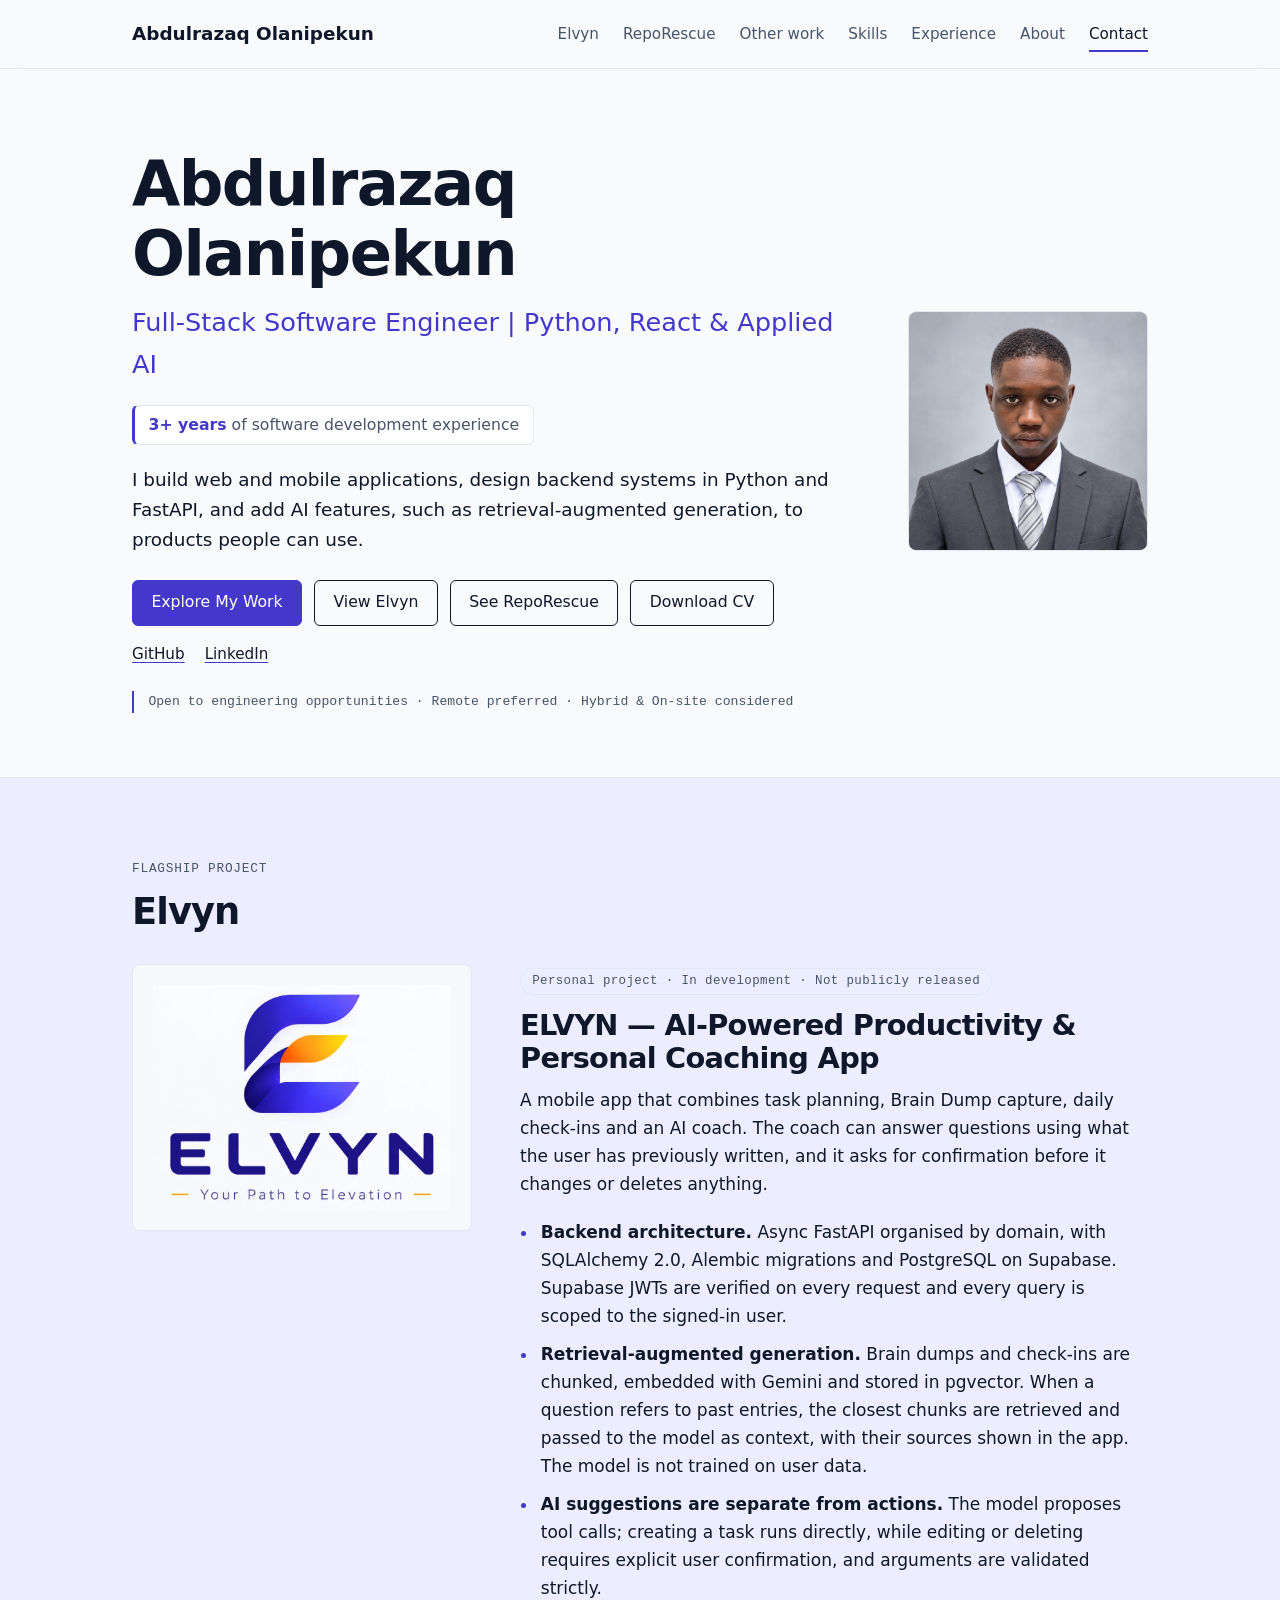
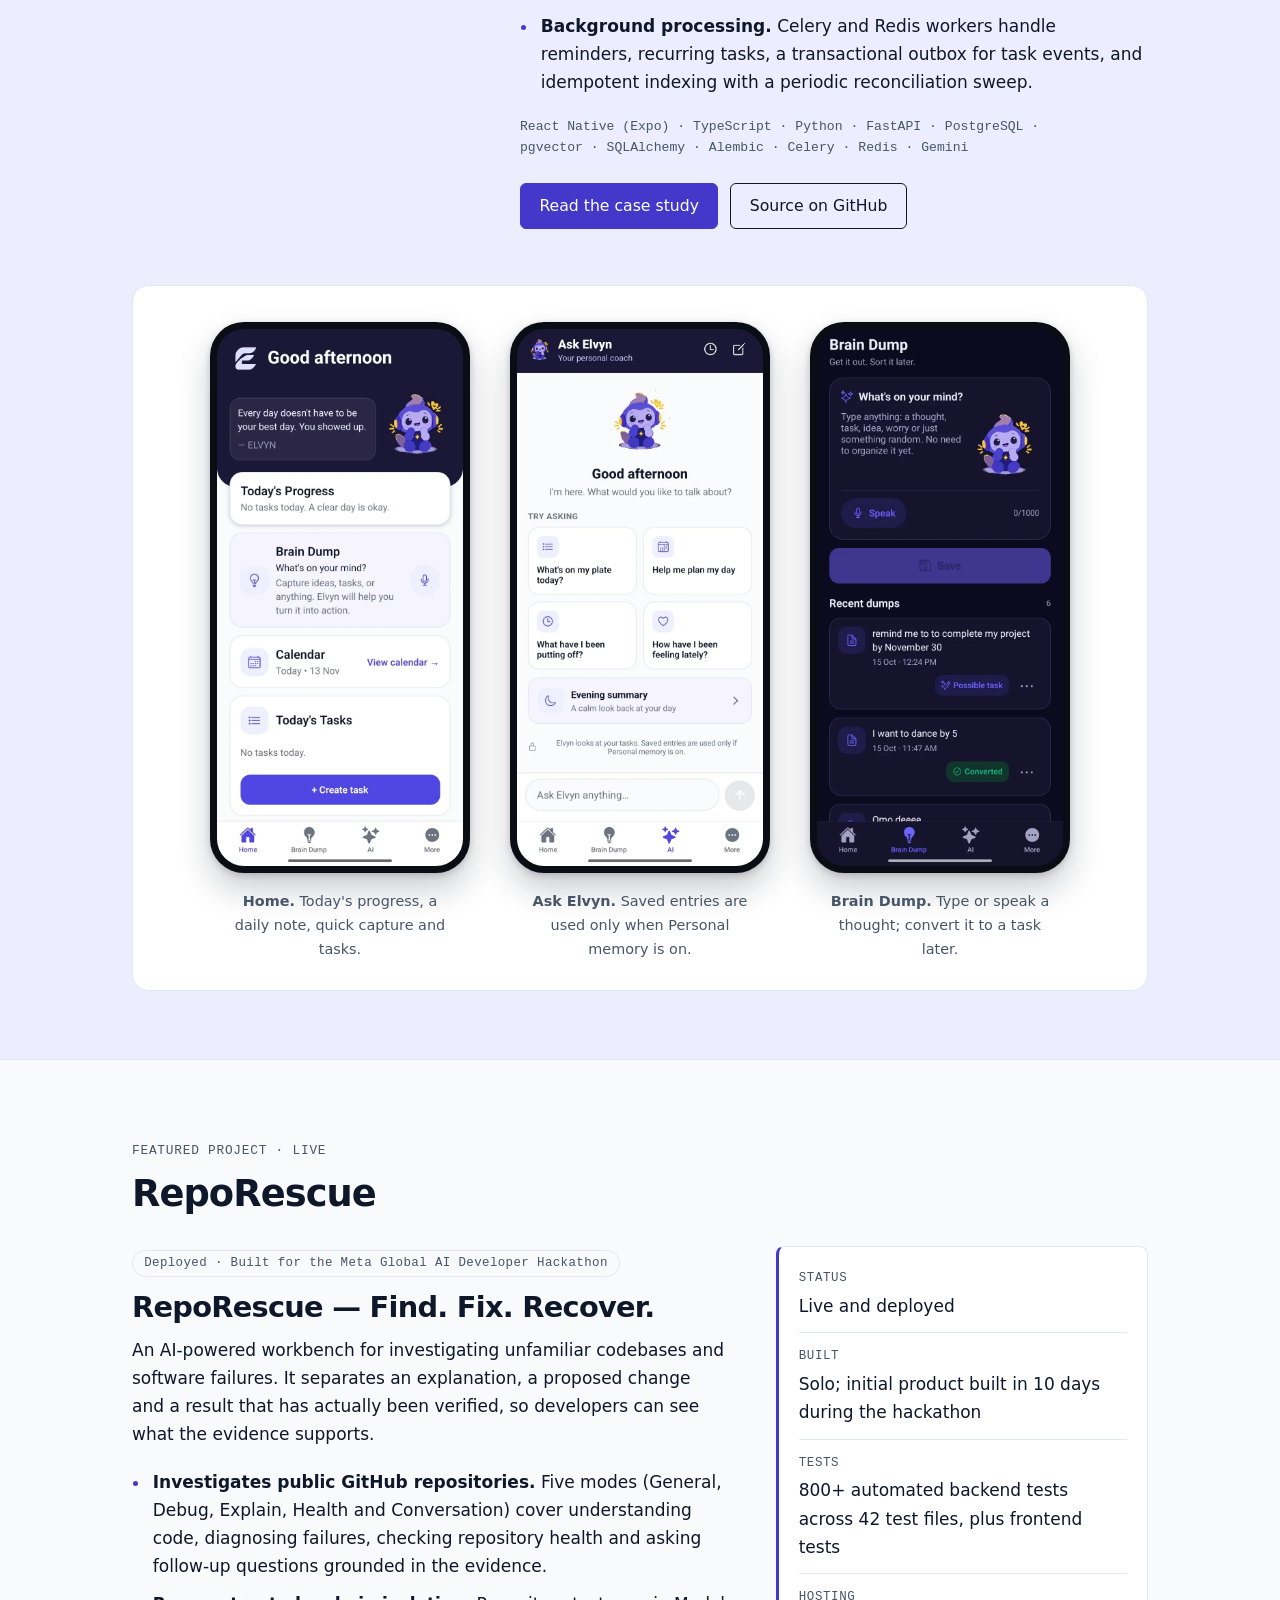
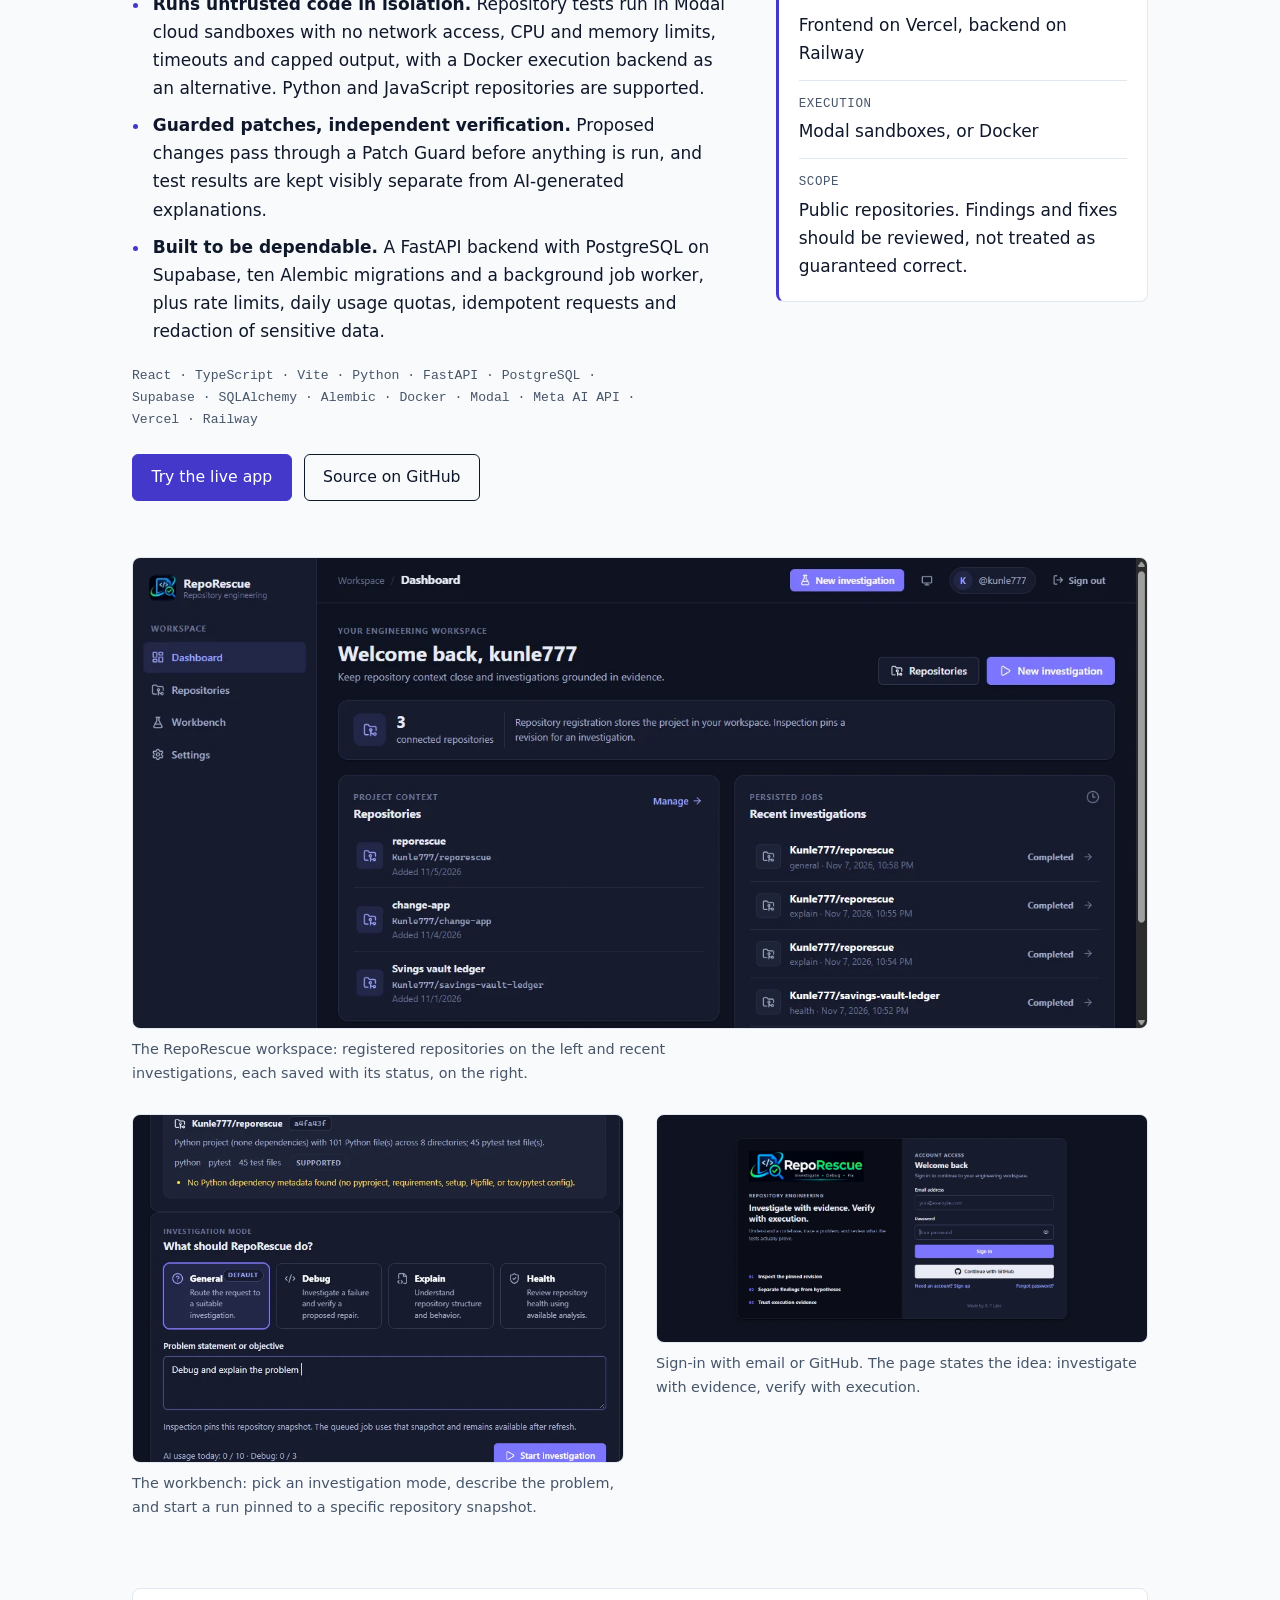
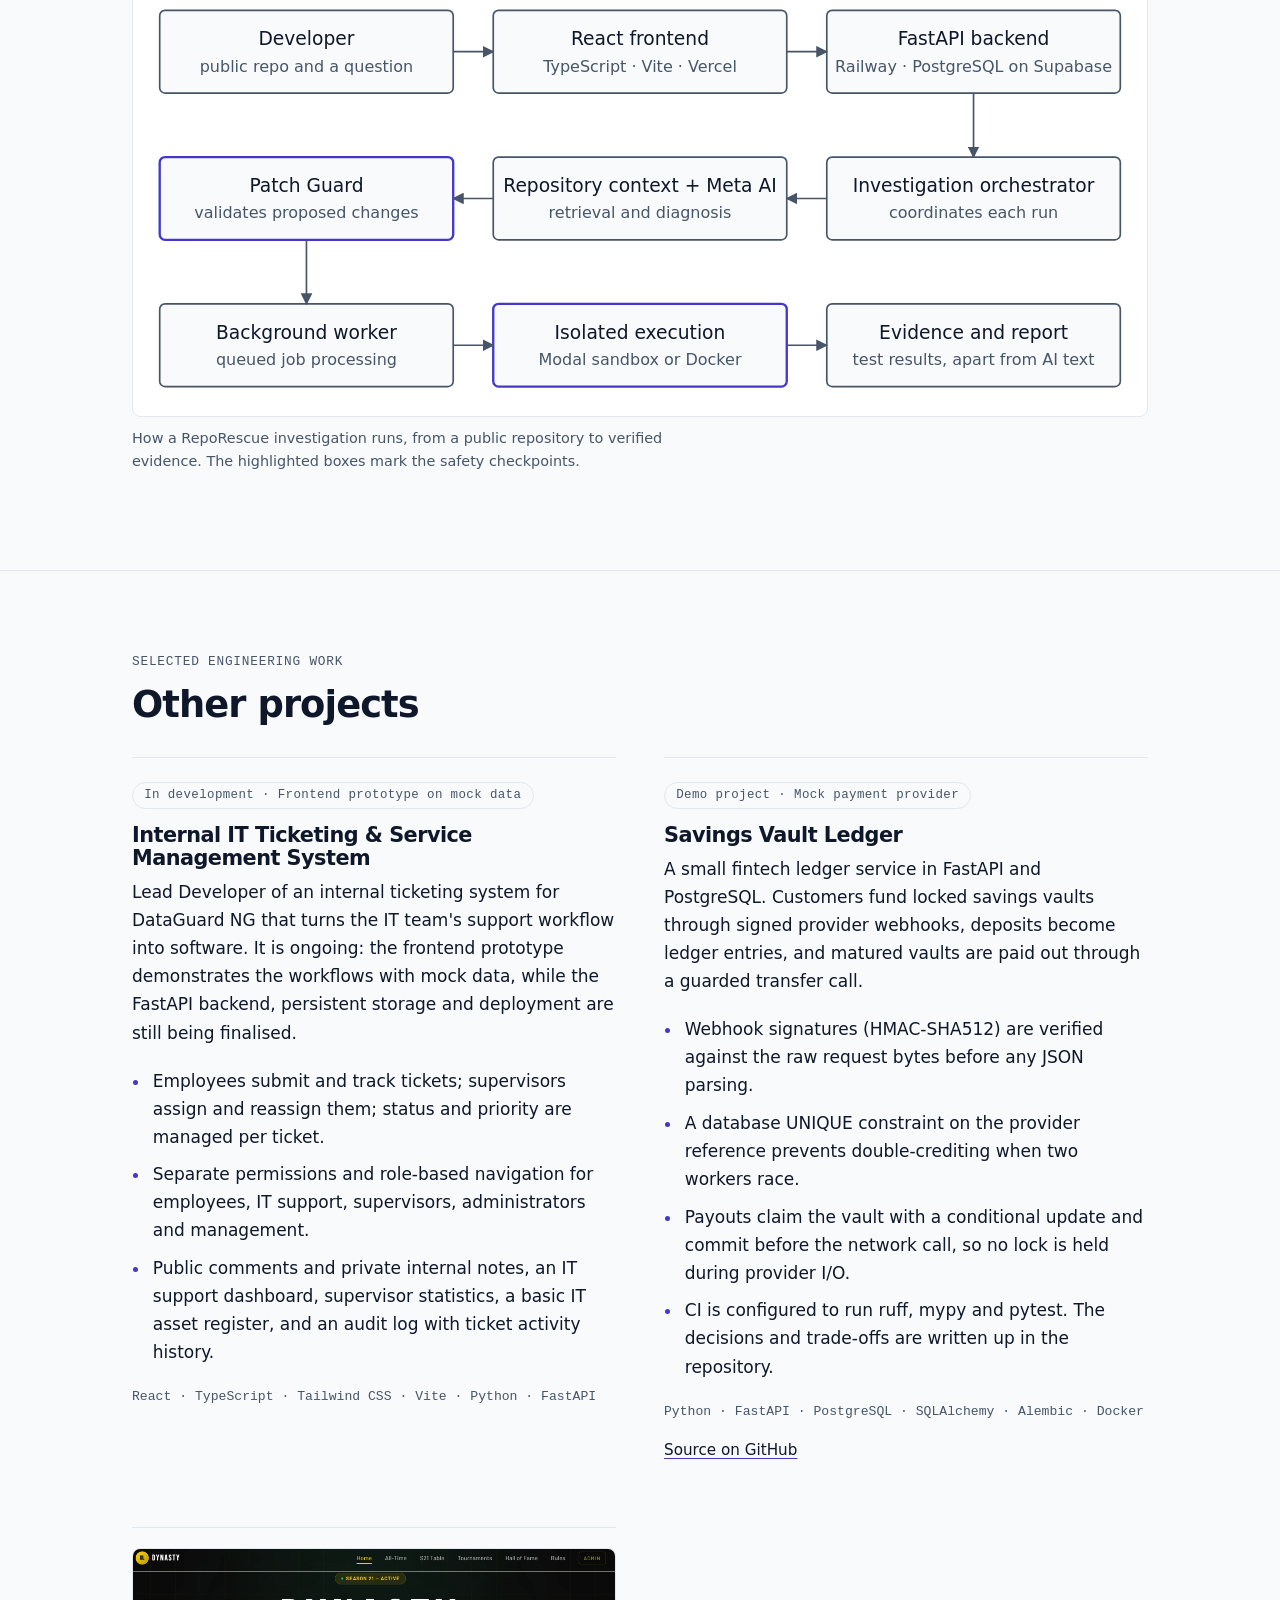
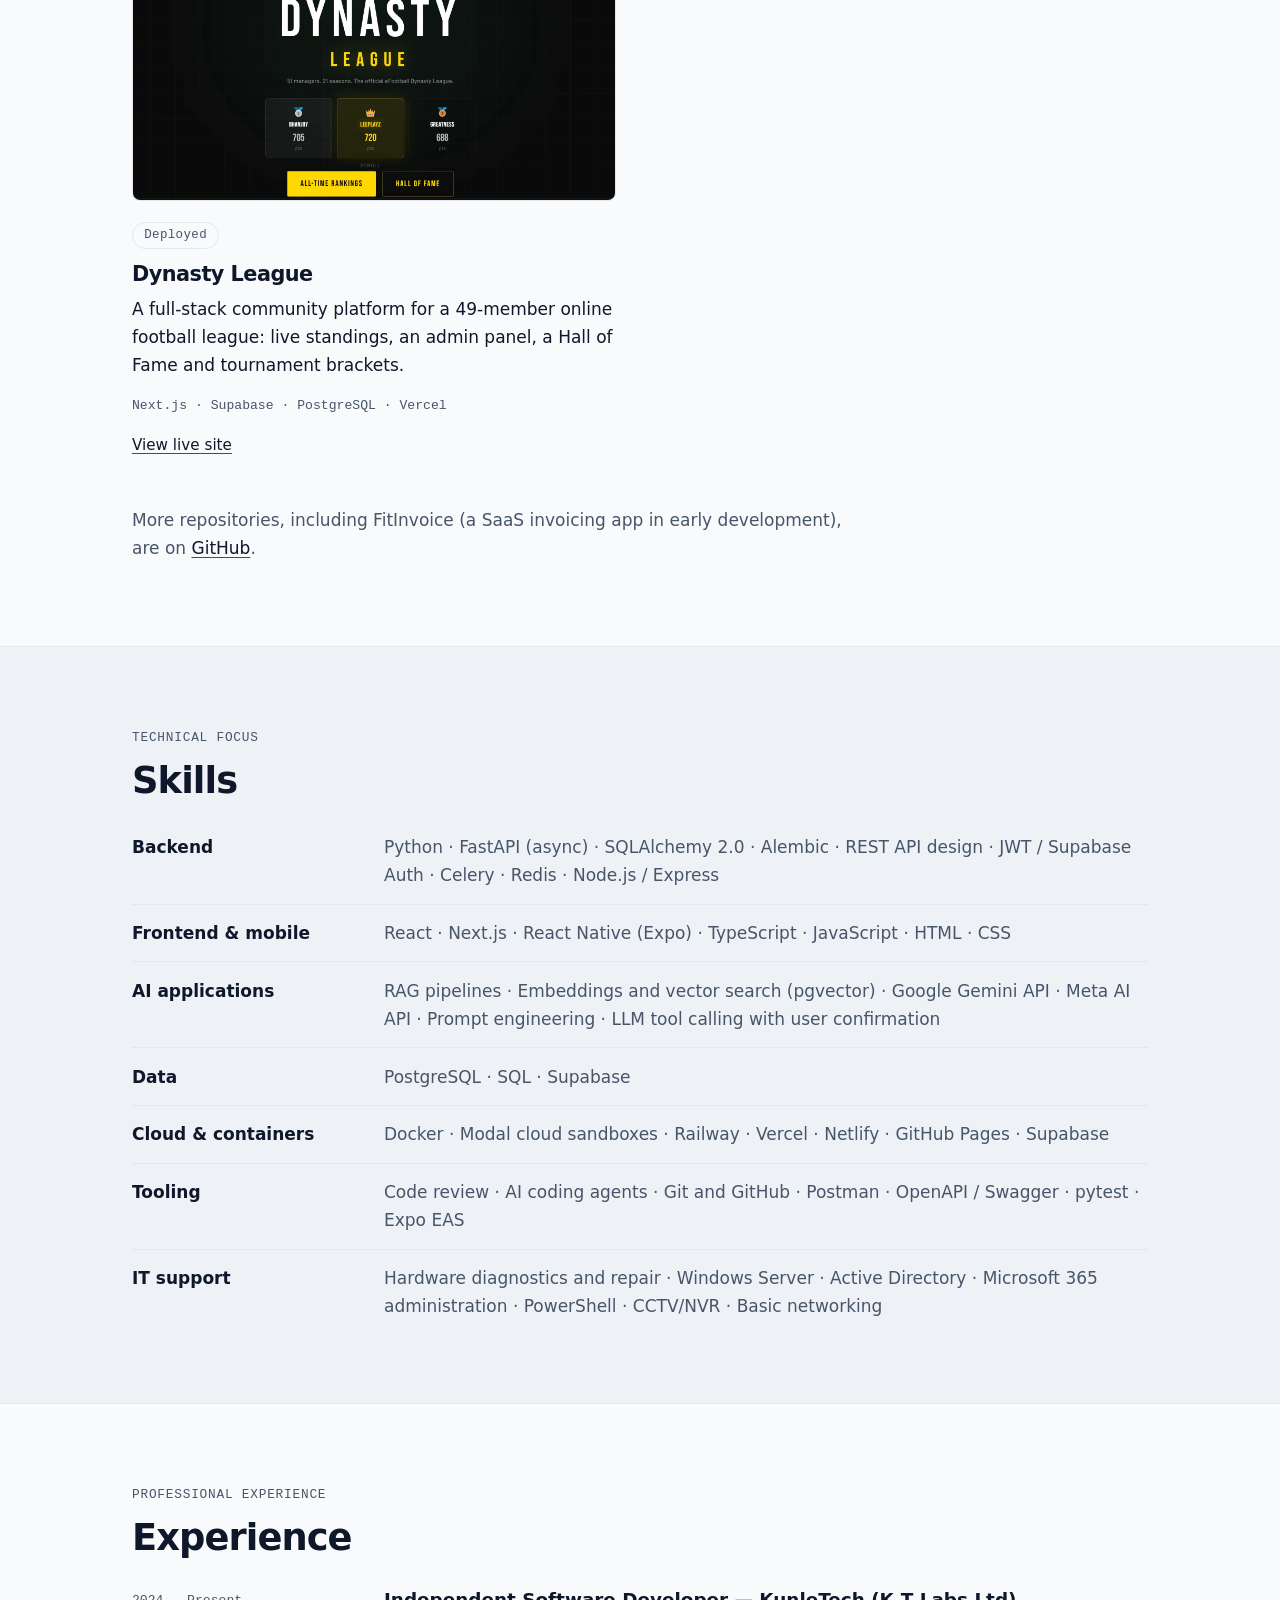
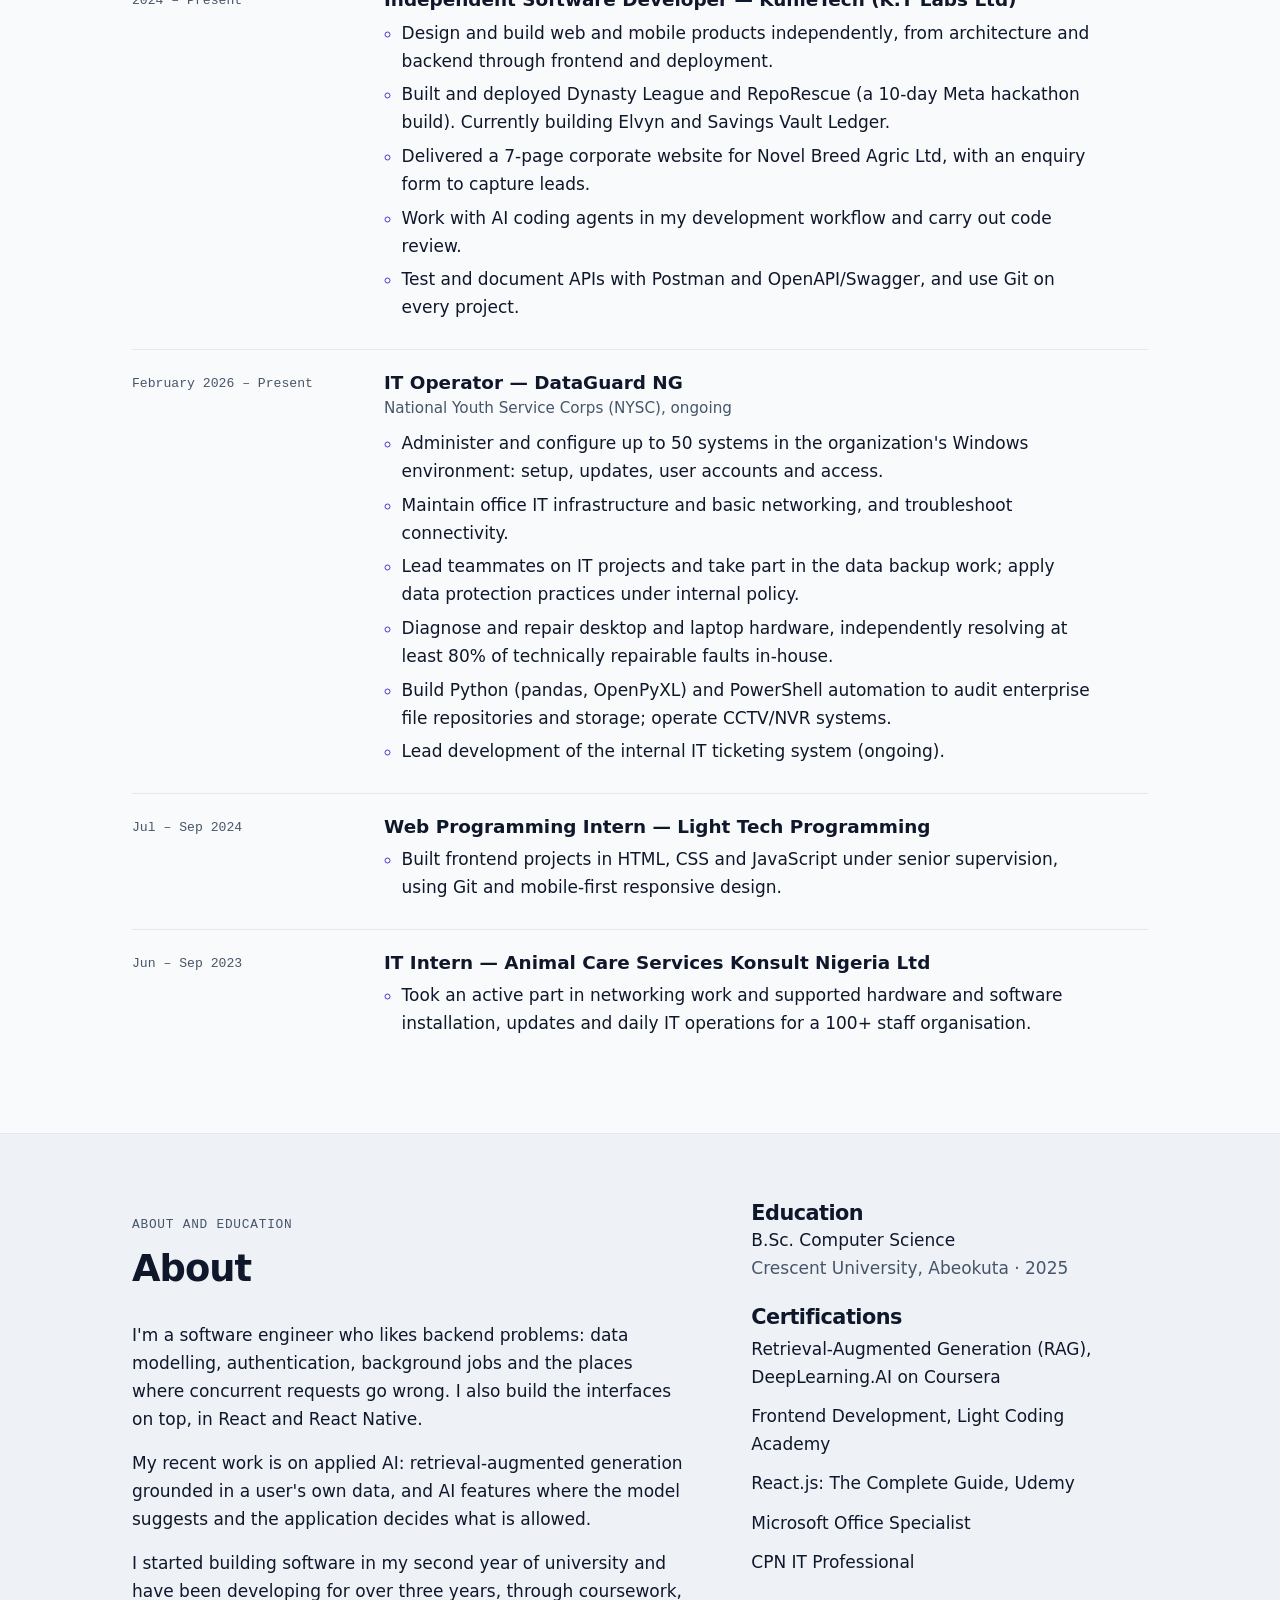
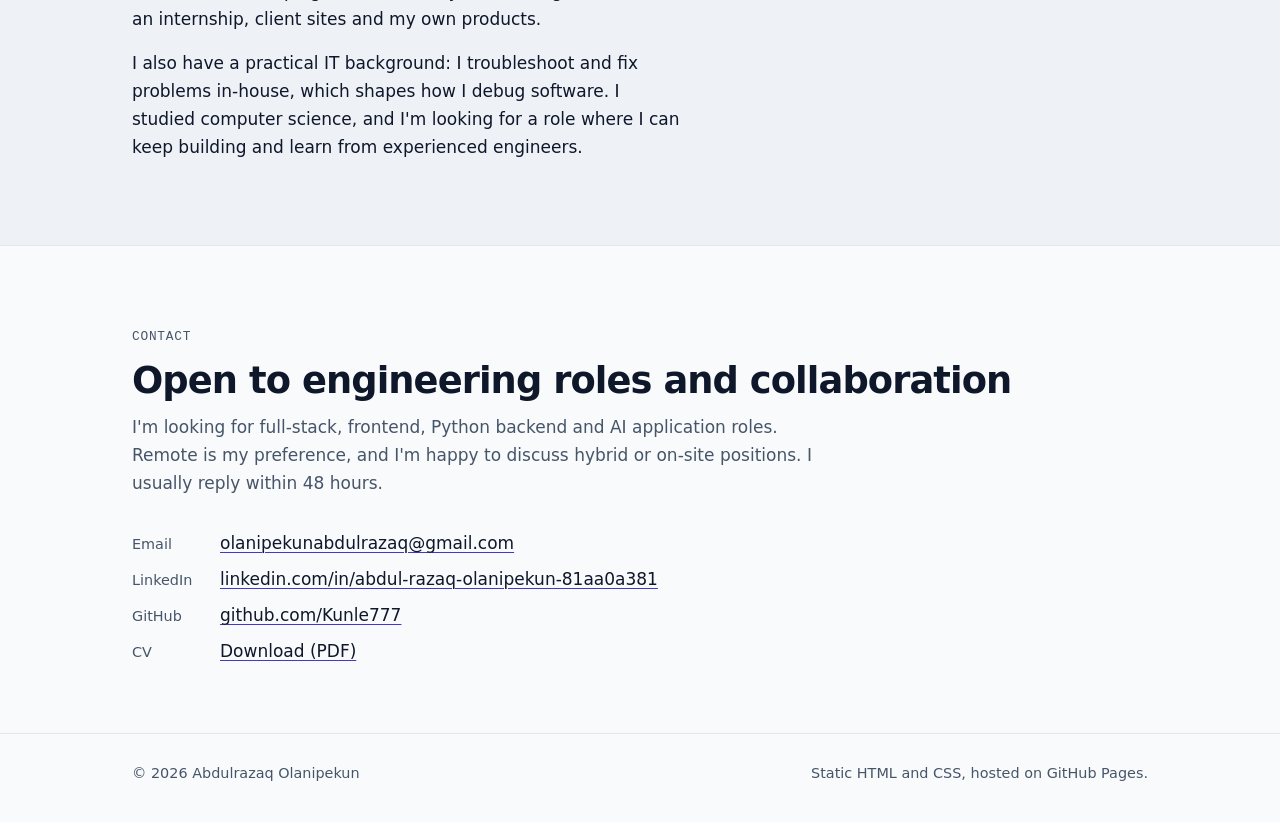
<file: index.html>
<!DOCTYPE html>
<html lang="en">
<head>
  <meta charset="UTF-8" />
  <meta name="viewport" content="width=device-width, initial-scale=1" />
  <title>Abdulrazaq Olanipekun — Full-Stack Software Engineer</title>
  <meta name="description" content="Full-stack software engineer with 3+ years of software development experience, working in Python, FastAPI, React and React Native, with applied AI experience (RAG). Projects: Elvyn, an AI-assisted productivity app, and RepoRescue, a live AI repository investigation workbench built for the Meta Global AI Developer Hackathon." />
  <meta name="robots" content="index, follow" />
  <link rel="canonical" href="https://kunle777.github.io/" />

  <meta property="og:type" content="website" />
  <meta property="og:title" content="Abdulrazaq Olanipekun — Full-Stack Software Engineer" />
  <meta property="og:description" content="Python, FastAPI, React and applied AI. See Elvyn, a FastAPI and React Native app with a retrieval-augmented generation (RAG) feature." />
  <meta property="og:url" content="https://kunle777.github.io/" />
  <meta property="og:image" content="https://kunle777.github.io/assets/images/og-image.png" />
  <meta name="twitter:card" content="summary_large_image" />

  <meta name="theme-color" content="#f8fafc" media="(prefers-color-scheme: light)" />
  <meta name="theme-color" content="#0e1117" media="(prefers-color-scheme: dark)" />
  <link rel="icon" type="image/x-icon" href="assets/favicon/favicon.ico" />
  <link rel="icon" type="image/png" sizes="32x32" href="assets/favicon/favicon-32x32.png" />
  <link rel="icon" type="image/png" sizes="16x16" href="assets/favicon/favicon-16x16.png" />
  <link rel="apple-touch-icon" sizes="180x180" href="assets/favicon/apple-touch-icon.png" />
  <link rel="manifest" href="assets/favicon/site.webmanifest" />

  <link rel="stylesheet" href="css/style.css" />
  <script src="js/main.js"></script>

  <script type="application/ld+json">
  {
    "@context": "https://schema.org",
    "@type": "Person",
    "name": "Abdulrazaq Olanipekun",
    "url": "https://kunle777.github.io/",
    "image": "https://kunle777.github.io/assets/images/profile.jpg",
    "jobTitle": "Full-Stack Software Engineer",
    "description": "Full-stack software engineer with 3+ years of software development experience, working in Python, FastAPI, React and React Native, with applied AI experience (retrieval-augmented generation).",
    "email": "mailto:olanipekunabdulrazaq@gmail.com",
    "alumniOf": { "@type": "CollegeOrUniversity", "name": "Crescent University, Abeokuta" },
    "knowsAbout": ["Python", "FastAPI", "React", "React Native", "TypeScript", "PostgreSQL", "Docker", "Retrieval-Augmented Generation"],
    "sameAs": [
      "https://github.com/Kunle777",
      "https://www.linkedin.com/in/abdul-razaq-olanipekun-81aa0a381"
    ]
  }
  </script>
</head>
<body>
  <a class="skip" href="#main">Skip to content</a>

  <header class="site-header">
    <div class="wrap">
      <a class="brand" href="#top">Abdulrazaq Olanipekun</a>
      <nav class="site-nav" aria-label="Primary">
        <ul>
          <li><a href="#elvyn">Elvyn</a></li>
          <li><a href="#reporescue">RepoRescue</a></li>
          <li><a href="#work">Other work</a></li>
          <li><a href="#skills">Skills</a></li>
          <li><a href="#experience">Experience</a></li>
          <li><a href="#about">About</a></li>
          <li><a href="#contact">Contact</a></li>
        </ul>
      </nav>
    </div>
  </header>

  <main id="main">
    <div class="hero" id="top">
      <div class="wrap hero-grid">
        <div>
          <h1>Abdulrazaq Olanipekun</h1>
          <p class="role">Full-Stack Software Engineer | Python, React &amp; Applied AI</p>
          <p class="exp-badge"><strong>3+ years</strong> of software development experience</p>
          <p class="lede">I build web and mobile applications, design backend systems in Python and FastAPI, and add AI features, such as retrieval-augmented generation, to products people can use.</p>
          <div class="actions">
            <a class="btn btn-primary" href="#elvyn">Explore My Work</a>
            <a class="btn btn-secondary" href="elvyn/">View Elvyn</a>
            <a class="btn btn-secondary" href="#reporescue">See RepoRescue</a>
            <a class="btn btn-secondary" href="assets/Abdulrazaq_Olanipekun_CV.pdf">Download CV</a>
          </div>
          <p class="social">
            <a href="https://github.com/Kunle777" rel="noopener">GitHub</a>
            <a href="https://www.linkedin.com/in/abdul-razaq-olanipekun-81aa0a381" rel="noopener">LinkedIn</a>
          </p>
          <p class="availability">Open to engineering opportunities · Remote preferred · Hybrid &amp; On-site considered</p>
        </div>
        <img class="portrait" src="assets/images/profile.jpg" width="240" height="240" alt="Portrait of Abdulrazaq Olanipekun" />
      </div>
    </div>

    <section id="elvyn" aria-labelledby="elvyn-title">
      <div class="wrap">
        <div class="section-head">
          <p class="eyebrow">Flagship project</p>
          <h2 id="elvyn-title">Elvyn</h2>
        </div>
        <div class="flagship">
          <div class="logo-frame">
            <img src="assets/images/elvyn-logo.webp" width="860" height="650" alt="Elvyn logo: a stylised letter E in indigo with an amber accent" loading="lazy" />
          </div>
          <div>
            <span class="status">Personal project · In development · Not publicly released</span>
            <h3>ELVYN — AI-Powered Productivity &amp; Personal Coaching App</h3>
            <p>A mobile app that combines task planning, Brain Dump capture, daily check-ins and an AI coach. The coach can answer questions using what the user has previously written, and it asks for confirmation before it changes or deletes anything.</p>
            <ul class="points">
              <li><strong>Backend architecture.</strong> Async FastAPI organised by domain, with SQLAlchemy 2.0, Alembic migrations and PostgreSQL on Supabase. Supabase JWTs are verified on every request and every query is scoped to the signed-in user.</li>
              <li><strong>Retrieval-augmented generation.</strong> Brain dumps and check-ins are chunked, embedded with Gemini and stored in pgvector. When a question refers to past entries, the closest chunks are retrieved and passed to the model as context, with their sources shown in the app. The model is not trained on user data.</li>
              <li><strong>AI suggestions are separate from actions.</strong> The model proposes tool calls; creating a task runs directly, while editing or deleting requires explicit user confirmation, and arguments are validated strictly.</li>
              <li><strong>Background processing.</strong> Celery and Redis workers handle reminders, recurring tasks, a transactional outbox for task events, and idempotent indexing with a periodic reconciliation sweep.</li>
            </ul>
            <p class="stack">React Native (Expo) · TypeScript · Python · FastAPI · PostgreSQL · pgvector · SQLAlchemy · Alembic · Celery · Redis · Gemini</p>
            <p class="actions">
              <a class="btn btn-primary" href="elvyn/">Read the case study</a>
              <a class="btn btn-secondary" href="https://github.com/Kunle777/change-app" rel="noopener">Source on GitHub</a>
            </p>
          </div>
        </div>

        <div class="phones" role="group" aria-label="Elvyn app screenshots" tabindex="0">
          <figure>
            <div class="bezel"><img src="assets/images/elvyn-home.webp" width="720" height="1570" alt="Elvyn home screen with a daily note from Elvyn, today's progress, Brain Dump, calendar and today's tasks" loading="lazy" /></div>
            <figcaption><strong>Home.</strong> Today's progress, a daily note, quick capture and tasks.</figcaption>
          </figure>
          <figure>
            <div class="bezel"><img src="assets/images/elvyn-ask.webp" width="720" height="1570" alt="Ask Elvyn screen with suggested questions and a note that saved entries are used only if Personal memory is on" loading="lazy" /></div>
            <figcaption><strong>Ask Elvyn.</strong> Saved entries are used only when Personal memory is on.</figcaption>
          </figure>
          <figure>
            <div class="bezel"><img src="assets/images/elvyn-brain-dump.webp" width="720" height="1570" alt="Elvyn Brain Dump screen in dark mode with a text box, a Speak button and recent dumps marked Possible task or Converted" loading="lazy" /></div>
            <figcaption><strong>Brain Dump.</strong> Type or speak a thought; convert it to a task later.</figcaption>
          </figure>
        </div>
        <p class="swipe-hint">Swipe to see more screens</p>
      </div>
    </section>

    <section id="reporescue" aria-labelledby="reporescue-title">
      <div class="wrap">
        <div class="section-head">
          <p class="eyebrow">Featured project · Live</p>
          <h2 id="reporescue-title">RepoRescue</h2>
        </div>
        <div class="showcase">
          <div>
            <span class="status">Deployed · Built for the Meta Global AI Developer Hackathon</span>
            <h3>RepoRescue — Find. Fix. Recover.</h3>
            <p>An AI-powered workbench for investigating unfamiliar codebases and software failures. It separates an explanation, a proposed change and a result that has actually been verified, so developers can see what the evidence supports.</p>
            <ul class="points">
              <li><strong>Investigates public GitHub repositories.</strong> Five modes (General, Debug, Explain, Health and Conversation) cover understanding code, diagnosing failures, checking repository health and asking follow-up questions grounded in the evidence.</li>
              <li><strong>Runs untrusted code in isolation.</strong> Repository tests run in Modal cloud sandboxes with no network access, CPU and memory limits, timeouts and capped output, with a Docker execution backend as an alternative. Python and JavaScript repositories are supported.</li>
              <li><strong>Guarded patches, independent verification.</strong> Proposed changes pass through a Patch Guard before anything is run, and test results are kept visibly separate from AI-generated explanations.</li>
              <li><strong>Built to be dependable.</strong> A FastAPI backend with PostgreSQL on Supabase, ten Alembic migrations and a background job worker, plus rate limits, daily usage quotas, idempotent requests and redaction of sensitive data.</li>
            </ul>
            <p class="stack">React · TypeScript · Vite · Python · FastAPI · PostgreSQL · Supabase · SQLAlchemy · Alembic · Docker · Modal · Meta AI API · Vercel · Railway</p>
            <p class="actions">
              <a class="btn btn-primary" href="https://reporescue-frontend.vercel.app/" rel="noopener">Try the live app</a>
              <a class="btn btn-secondary" href="https://github.com/Kunle777/reporescue" rel="noopener">Source on GitHub</a>
            </p>
          </div>
          <dl class="fact-card">
            <div><dt>Status</dt><dd>Live and deployed</dd></div>
            <div><dt>Built</dt><dd>Solo; initial product built in 10 days during the hackathon</dd></div>
            <div><dt>Tests</dt><dd>800+ automated backend tests across 42 test files, plus frontend tests</dd></div>
            <div><dt>Hosting</dt><dd>Frontend on Vercel, backend on Railway</dd></div>
            <div><dt>Execution</dt><dd>Modal sandboxes, or Docker</dd></div>
            <div><dt>Scope</dt><dd>Public repositories. Findings and fixes should be reviewed, not treated as guaranteed correct.</dd></div>
          </dl>
        </div>

        <figure class="shot-main">
          <img src="assets/images/reporescue-dashboard.webp" width="1366" height="633" alt="RepoRescue dashboard showing three connected repositories and a list of recent completed investigations" loading="lazy" />
          <figcaption>The RepoRescue workspace: registered repositories on the left and recent investigations, each saved with its status, on the right.</figcaption>
        </figure>
        <div class="shots">
          <figure>
            <img src="assets/images/reporescue-workbench.webp" width="758" height="537" alt="RepoRescue workbench with the General, Debug, Explain and Health investigation modes and a problem statement field" loading="lazy" />
            <figcaption>The workbench: pick an investigation mode, describe the problem, and start a run pinned to a specific repository snapshot.</figcaption>
          </figure>
          <figure>
            <img src="assets/images/reporescue-login.webp" width="1366" height="633" alt="RepoRescue sign-in screen with email, password and Continue with GitHub options" loading="lazy" />
            <figcaption>Sign-in with email or GitHub. The page states the idea: investigate with evidence, verify with execution.</figcaption>
          </figure>
        </div>

        <figure class="showcase-figure">
          <svg class="diagram diagram-svg" viewBox="0 0 760 320" role="img" aria-labelledby="rr-title rr-desc">
            <title id="rr-title">How a RepoRescue investigation runs</title>
            <desc id="rr-desc">A developer submits a public GitHub repository and a question in the React frontend. The FastAPI backend passes the request to an investigation orchestrator, which retrieves repository context and calls the Meta AI API. Proposed changes go through a Patch Guard. A background worker then runs the tests in an isolated Modal or Docker sandbox, and the results are returned as evidence in an investigation report.</desc>
            <defs>
              <marker id="rr-arrow" viewBox="0 0 10 10" refX="9" refY="5" markerWidth="7" markerHeight="7" orient="auto-start-reverse">
                <path d="M0,0 L10,5 L0,10 z" class="head" />
              </marker>
            </defs>

            <rect class="box" x="20" y="16" width="220" height="62" rx="4" />
            <text x="130" y="42" text-anchor="middle">Developer</text>
            <text class="sub" x="130" y="62" text-anchor="middle">public repo and a question</text>

            <rect class="box" x="270" y="16" width="220" height="62" rx="4" />
            <text x="380" y="42" text-anchor="middle">React frontend</text>
            <text class="sub" x="380" y="62" text-anchor="middle">TypeScript · Vite · Vercel</text>

            <rect class="box" x="520" y="16" width="220" height="62" rx="4" />
            <text x="630" y="42" text-anchor="middle">FastAPI backend</text>
            <text class="sub" x="630" y="62" text-anchor="middle">Railway · PostgreSQL on Supabase</text>

            <rect class="box" x="520" y="126" width="220" height="62" rx="4" />
            <text x="630" y="152" text-anchor="middle">Investigation orchestrator</text>
            <text class="sub" x="630" y="172" text-anchor="middle">coordinates each run</text>

            <rect class="box" x="270" y="126" width="220" height="62" rx="4" />
            <text x="380" y="152" text-anchor="middle">Repository context + Meta AI</text>
            <text class="sub" x="380" y="172" text-anchor="middle">retrieval and diagnosis</text>

            <rect class="box-accent" x="20" y="126" width="220" height="62" rx="4" />
            <text x="130" y="152" text-anchor="middle">Patch Guard</text>
            <text class="sub" x="130" y="172" text-anchor="middle">validates proposed changes</text>

            <rect class="box" x="20" y="236" width="220" height="62" rx="4" />
            <text x="130" y="262" text-anchor="middle">Background worker</text>
            <text class="sub" x="130" y="282" text-anchor="middle">queued job processing</text>

            <rect class="box-accent" x="270" y="236" width="220" height="62" rx="4" />
            <text x="380" y="262" text-anchor="middle">Isolated execution</text>
            <text class="sub" x="380" y="282" text-anchor="middle">Modal sandbox or Docker</text>

            <rect class="box" x="520" y="236" width="220" height="62" rx="4" />
            <text x="630" y="262" text-anchor="middle">Evidence and report</text>
            <text class="sub" x="630" y="282" text-anchor="middle">test results, apart from AI text</text>

            <path class="line" d="M240,47 H270" marker-end="url(#rr-arrow)" />
            <path class="line" d="M490,47 H520" marker-end="url(#rr-arrow)" />
            <path class="line" d="M630,78 V126" marker-end="url(#rr-arrow)" />
            <path class="line" d="M520,157 H490" marker-end="url(#rr-arrow)" />
            <path class="line" d="M270,157 H240" marker-end="url(#rr-arrow)" />
            <path class="line" d="M130,188 V236" marker-end="url(#rr-arrow)" />
            <path class="line" d="M240,267 H270" marker-end="url(#rr-arrow)" />
            <path class="line" d="M490,267 H520" marker-end="url(#rr-arrow)" />
          </svg>
          <ol class="flow-list">
            <li><strong>Submit.</strong> A developer picks a public GitHub repository and describes the problem in the React frontend.</li>
            <li><strong>Orchestrate.</strong> The FastAPI backend hands the request to an investigation orchestrator.</li>
            <li><strong>Diagnose.</strong> Repository context is retrieved and the Meta AI API produces findings and a proposed change.</li>
            <li><strong>Guard.</strong> The Patch Guard validates the proposed change before anything runs.</li>
            <li><strong>Execute.</strong> A background worker runs the tests in an isolated Modal or Docker sandbox.</li>
            <li><strong>Report.</strong> Test results come back as evidence, kept separate from AI-generated explanations.</li>
          </ol>
          <figcaption>How a RepoRescue investigation runs, from a public repository to verified evidence. The highlighted boxes mark the safety checkpoints.</figcaption>
        </figure>
      </div>
    </section>

    <section id="work" aria-labelledby="work-title">
      <div class="wrap">
        <div class="section-head">
          <p class="eyebrow">Selected engineering work</p>
          <h2 id="work-title">Other projects</h2>
        </div>
        <div class="work-grid">
          <article class="work-item">
            <span class="status">In development · Frontend prototype on mock data</span>
            <h3>Internal IT Ticketing &amp; Service Management System</h3>
            <p>Lead Developer of an internal ticketing system for DataGuard NG that turns the IT team's support workflow into software. It is ongoing: the frontend prototype demonstrates the workflows with mock data, while the FastAPI backend, persistent storage and deployment are still being finalised.</p>
            <ul class="points">
              <li>Employees submit and track tickets; supervisors assign and reassign them; status and priority are managed per ticket.</li>
              <li>Separate permissions and role-based navigation for employees, IT support, supervisors, administrators and management.</li>
              <li>Public comments and private internal notes, an IT support dashboard, supervisor statistics, a basic IT asset register, and an audit log with ticket activity history.</li>
            </ul>
            <p class="stack">React · TypeScript · Tailwind CSS · Vite · Python · FastAPI</p>
          </article>

          <article class="work-item">
            <span class="status">Demo project · Mock payment provider</span>
            <h3>Savings Vault Ledger</h3>
            <p>A small fintech ledger service in FastAPI and PostgreSQL. Customers fund locked savings vaults through signed provider webhooks, deposits become ledger entries, and matured vaults are paid out through a guarded transfer call.</p>
            <ul class="points">
              <li>Webhook signatures (HMAC-SHA512) are verified against the raw request bytes before any JSON parsing.</li>
              <li>A database UNIQUE constraint on the provider reference prevents double-crediting when two workers race.</li>
              <li>Payouts claim the vault with a conditional update and commit before the network call, so no lock is held during provider I/O.</li>
              <li>CI is configured to run ruff, mypy and pytest. The decisions and trade-offs are written up in the repository.</li>
            </ul>
            <p class="stack">Python · FastAPI · PostgreSQL · SQLAlchemy · Alembic · Docker</p>
            <p class="links"><a href="https://github.com/Kunle777/savings-vault-ledger" rel="noopener">Source on GitHub</a></p>
          </article>

          <article class="work-item">
            <img src="assets/images/dynasty-league.webp" width="1830" height="950" alt="Screenshot of the Dynasty League community platform" loading="lazy" />
            <span class="status">Deployed</span>
            <h3>Dynasty League</h3>
            <p>A full-stack community platform for a 49-member online football league: live standings, an admin panel, a Hall of Fame and tournament brackets.</p>
            <p class="stack">Next.js · Supabase · PostgreSQL · Vercel</p>
            <p class="links"><a href="https://dynasty-league-h2lr.vercel.app" rel="noopener">View live site</a></p>
          </article>
        </div>
        <p class="more">More repositories, including FitInvoice (a SaaS invoicing app in early development), are on <a href="https://github.com/Kunle777?tab=repositories" rel="noopener">GitHub</a>.</p>
      </div>
    </section>

    <section id="skills" aria-labelledby="skills-title">
      <div class="wrap">
        <div class="section-head">
          <p class="eyebrow">Technical focus</p>
          <h2 id="skills-title">Skills</h2>
        </div>
        <dl class="skills">
          <div><dt>Backend</dt><dd>Python · FastAPI (async) · SQLAlchemy 2.0 · Alembic · REST API design · JWT / Supabase Auth · Celery · Redis · Node.js / Express</dd></div>
          <div><dt>Frontend &amp; mobile</dt><dd>React · Next.js · React Native (Expo) · TypeScript · JavaScript · HTML · CSS</dd></div>
          <div><dt>AI applications</dt><dd>RAG pipelines · Embeddings and vector search (pgvector) · Google Gemini API · Meta AI API · Prompt engineering · LLM tool calling with user confirmation</dd></div>
          <div><dt>Data</dt><dd>PostgreSQL · SQL · Supabase</dd></div>
          <div><dt>Cloud &amp; containers</dt><dd>Docker · Modal cloud sandboxes · Railway · Vercel · Netlify · GitHub Pages · Supabase</dd></div>
          <div><dt>Tooling</dt><dd>Code review · AI coding agents · Git and GitHub · Postman · OpenAPI / Swagger · pytest · Expo EAS</dd></div>
          <div><dt>IT support</dt><dd>Hardware diagnostics and repair · Windows Server · Active Directory · Microsoft 365 administration · PowerShell · CCTV/NVR · Basic networking</dd></div>
        </dl>
      </div>
    </section>

    <section id="experience" aria-labelledby="experience-title">
      <div class="wrap">
        <div class="section-head">
          <p class="eyebrow">Professional experience</p>
          <h2 id="experience-title">Experience</h2>
        </div>
        <ol class="role-list">
          <li>
            <div class="when">2024 – Present</div>
            <div>
              <h3>Independent Software Developer — KunleTech (K.T Labs Ltd)</h3>
              <ul>
                <li>Design and build web and mobile products independently, from architecture and backend through frontend and deployment.</li>
                <li>Built and deployed Dynasty League and RepoRescue (a 10-day Meta hackathon build). Currently building Elvyn and Savings Vault Ledger.</li>
                <li>Delivered a 7-page corporate website for Novel Breed Agric Ltd, with an enquiry form to capture leads.</li>
                <li>Work with AI coding agents in my development workflow and carry out code review.</li>
                <li>Test and document APIs with Postman and OpenAPI/Swagger, and use Git on every project.</li>
              </ul>
            </div>
          </li>
          <li>
            <div class="when">February 2026 – Present</div>
            <div>
              <h3>IT Operator — DataGuard NG</h3>
              <p class="note">National Youth Service Corps (NYSC), ongoing</p>
              <ul>
                <li>Administer and configure up to 50 systems in the organization's Windows environment: setup, updates, user accounts and access.</li>
                <li>Maintain office IT infrastructure and basic networking, and troubleshoot connectivity.</li>
                <li>Lead teammates on IT projects and take part in the data backup work; apply data protection practices under internal policy.</li>
                <li>Diagnose and repair desktop and laptop hardware, independently resolving at least 80% of technically repairable faults in-house.</li>
                <li>Build Python (pandas, OpenPyXL) and PowerShell automation to audit enterprise file repositories and storage; operate CCTV/NVR systems.</li>
                <li>Lead development of the internal IT ticketing system (ongoing).</li>
              </ul>
            </div>
          </li>
          <li>
            <div class="when">Jul – Sep 2024</div>
            <div>
              <h3>Web Programming Intern — Light Tech Programming</h3>
              <ul><li>Built frontend projects in HTML, CSS and JavaScript under senior supervision, using Git and mobile-first responsive design.</li></ul>
            </div>
          </li>
          <li>
            <div class="when">Jun – Sep 2023</div>
            <div>
              <h3>IT Intern — Animal Care Services Konsult Nigeria Ltd</h3>
              <ul><li>Took an active part in networking work and supported hardware and software installation, updates and daily IT operations for a 100+ staff organisation.</li></ul>
            </div>
          </li>
        </ol>
      </div>
    </section>

    <section id="about" aria-labelledby="about-title">
      <div class="wrap two-col">
        <div>
          <div class="section-head">
            <p class="eyebrow">About and education</p>
            <h2 id="about-title">About</h2>
          </div>
          <p>I'm a software engineer who likes backend problems: data modelling, authentication, background jobs and the places where concurrent requests go wrong. I also build the interfaces on top, in React and React Native.</p>
          <p>My recent work is on applied AI: retrieval-augmented generation grounded in a user's own data, and AI features where the model suggests and the application decides what is allowed.</p>
          <p>I started building software in my second year of university and have been developing for over three years, through coursework, an internship, client sites and my own products.</p>
          <p>I also have a practical IT background: I troubleshoot and fix problems in-house, which shapes how I debug software. I studied computer science, and I'm looking for a role where I can keep building and learn from experienced engineers.</p>
        </div>
        <div>
          <h3>Education</h3>
          <p>B.Sc. Computer Science<br /><span class="muted">Crescent University, Abeokuta · 2025</span></p>
          <h3 style="margin-top:1.5rem">Certifications</h3>
          <ul class="plain-list">
            <li>Retrieval-Augmented Generation (RAG), DeepLearning.AI on Coursera</li>
            <li>Frontend Development, Light Coding Academy</li>
            <li>React.js: The Complete Guide, Udemy</li>
            <li>Microsoft Office Specialist</li>
            <li>CPN IT Professional</li>
          </ul>
        </div>
      </div>
    </section>

    <section id="contact" aria-labelledby="contact-title">
      <div class="wrap">
        <div class="section-head">
          <p class="eyebrow">Contact</p>
          <h2 id="contact-title">Open to engineering roles and collaboration</h2>
          <p>I'm looking for full-stack, frontend, Python backend and AI application roles. Remote is my preference, and I'm happy to discuss hybrid or on-site positions. I usually reply within 48 hours.</p>
        </div>
        <ul class="contact-list">
          <li><span>Email</span><a href="mailto:olanipekunabdulrazaq@gmail.com">olanipekunabdulrazaq@gmail.com</a></li>
          <li><span>LinkedIn</span><a href="https://www.linkedin.com/in/abdul-razaq-olanipekun-81aa0a381" rel="noopener">linkedin.com/in/abdul-razaq-olanipekun-81aa0a381</a></li>
          <li><span>GitHub</span><a href="https://github.com/Kunle777" rel="noopener">github.com/Kunle777</a></li>
          <li><span>CV</span><a href="assets/Abdulrazaq_Olanipekun_CV.pdf">Download (PDF)</a></li>
        </ul>
      </div>
    </section>
  </main>

  <footer class="site-footer">
    <div class="wrap">
      <p>© 2026 Abdulrazaq Olanipekun</p>
      <p>Static HTML and CSS, hosted on GitHub Pages.</p>
    </div>
  </footer>
</body>
</html>
</file>
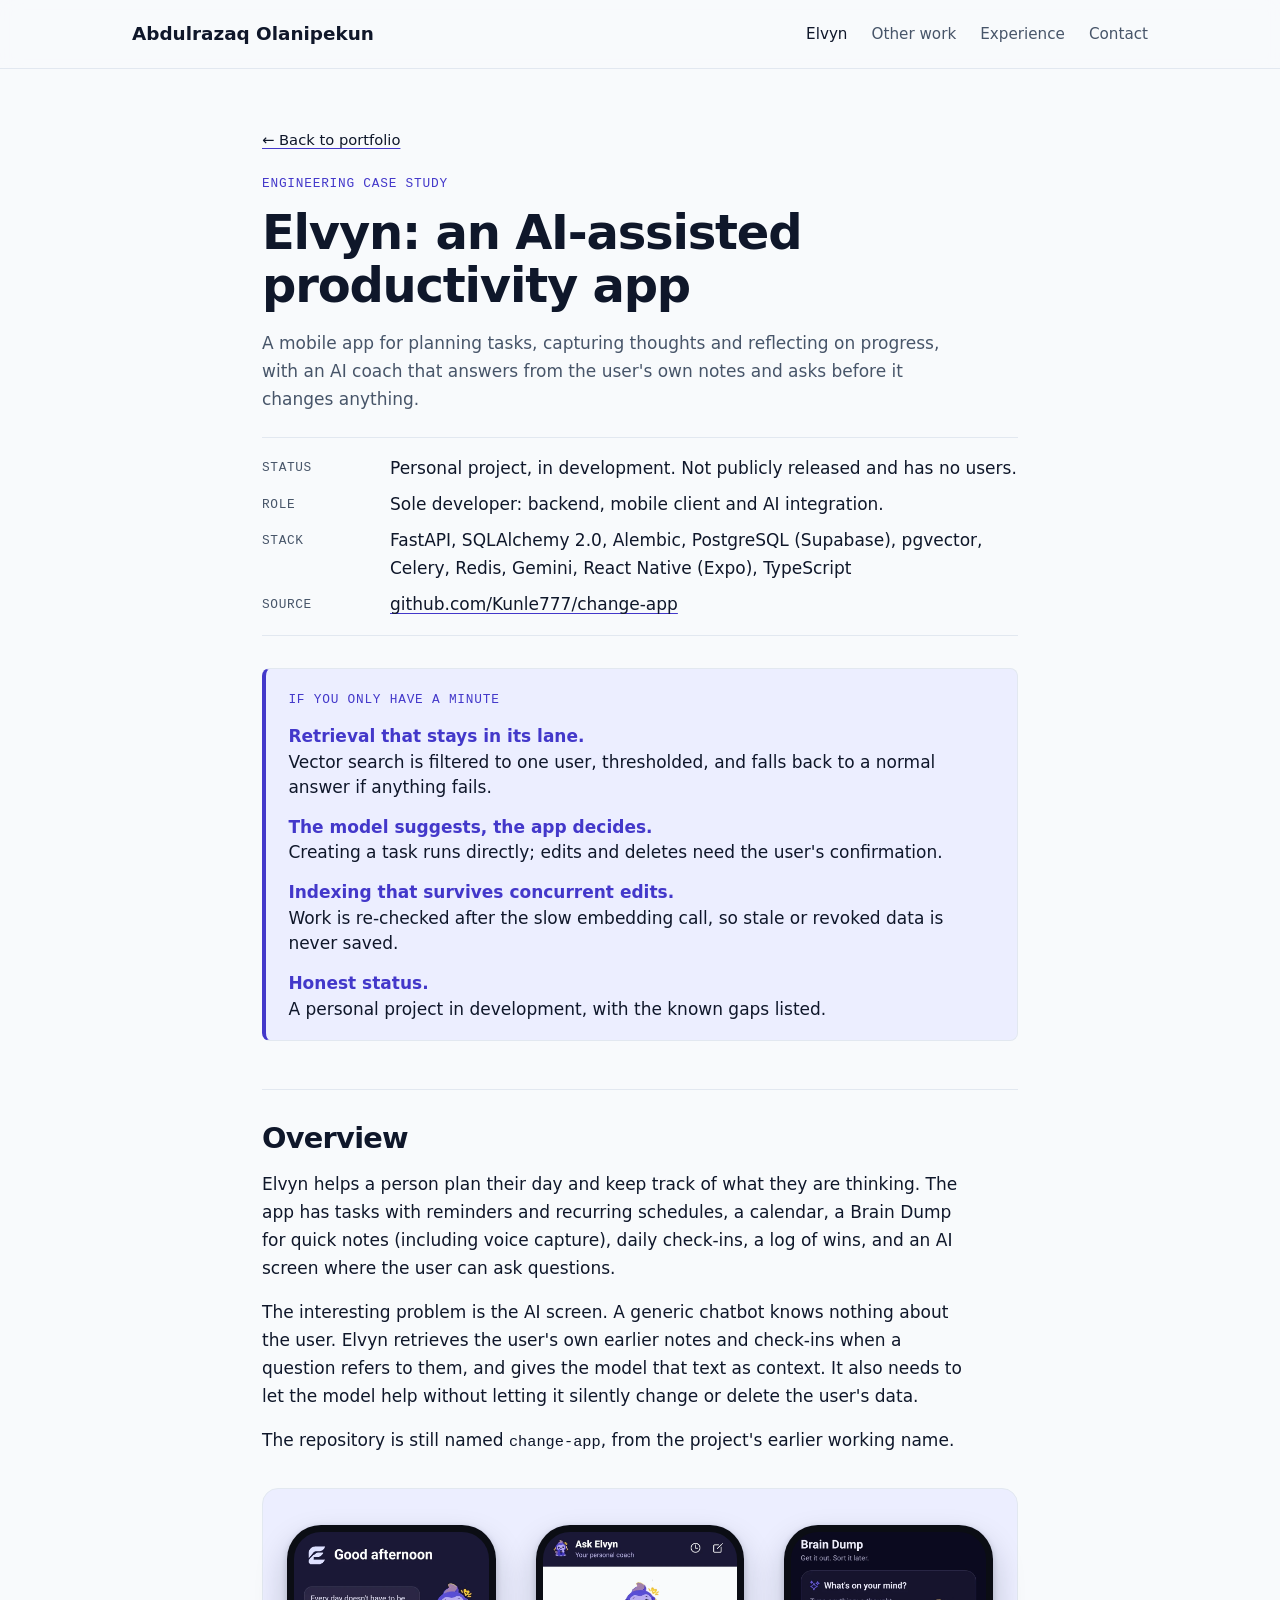
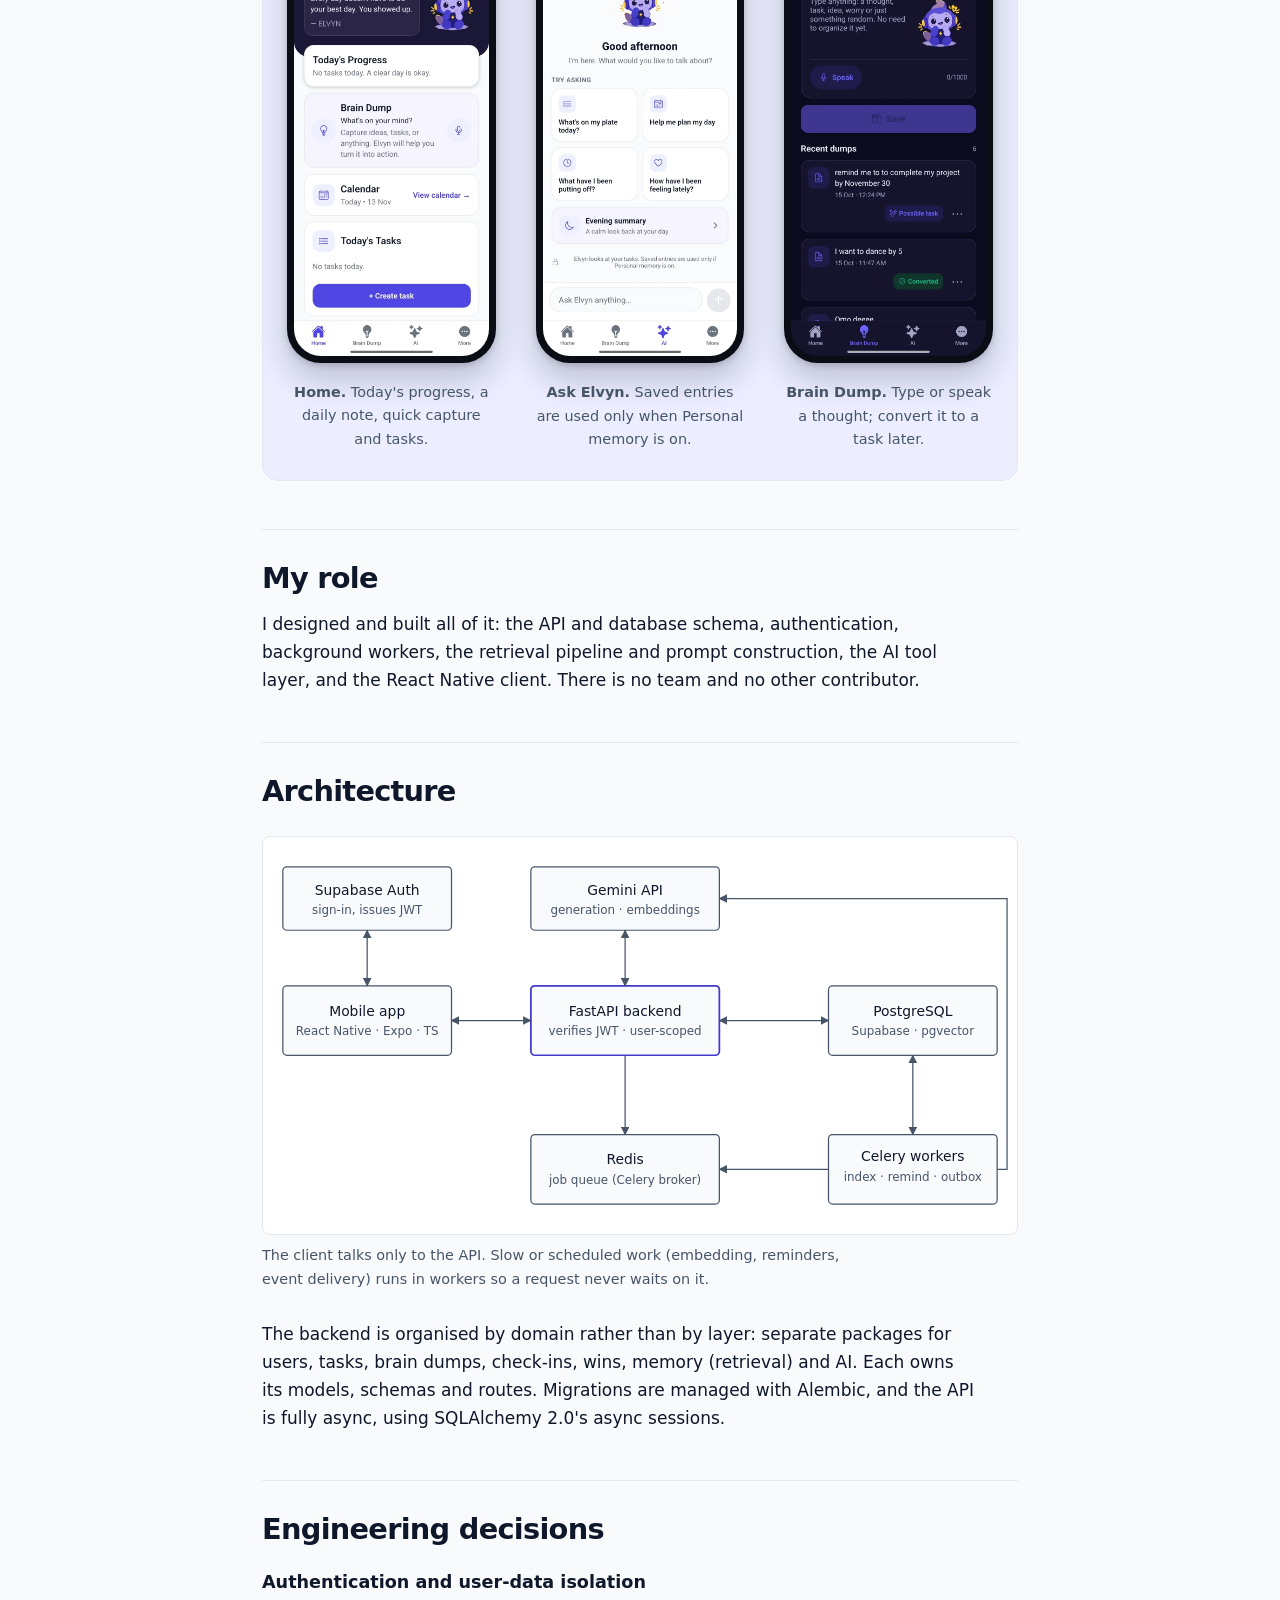
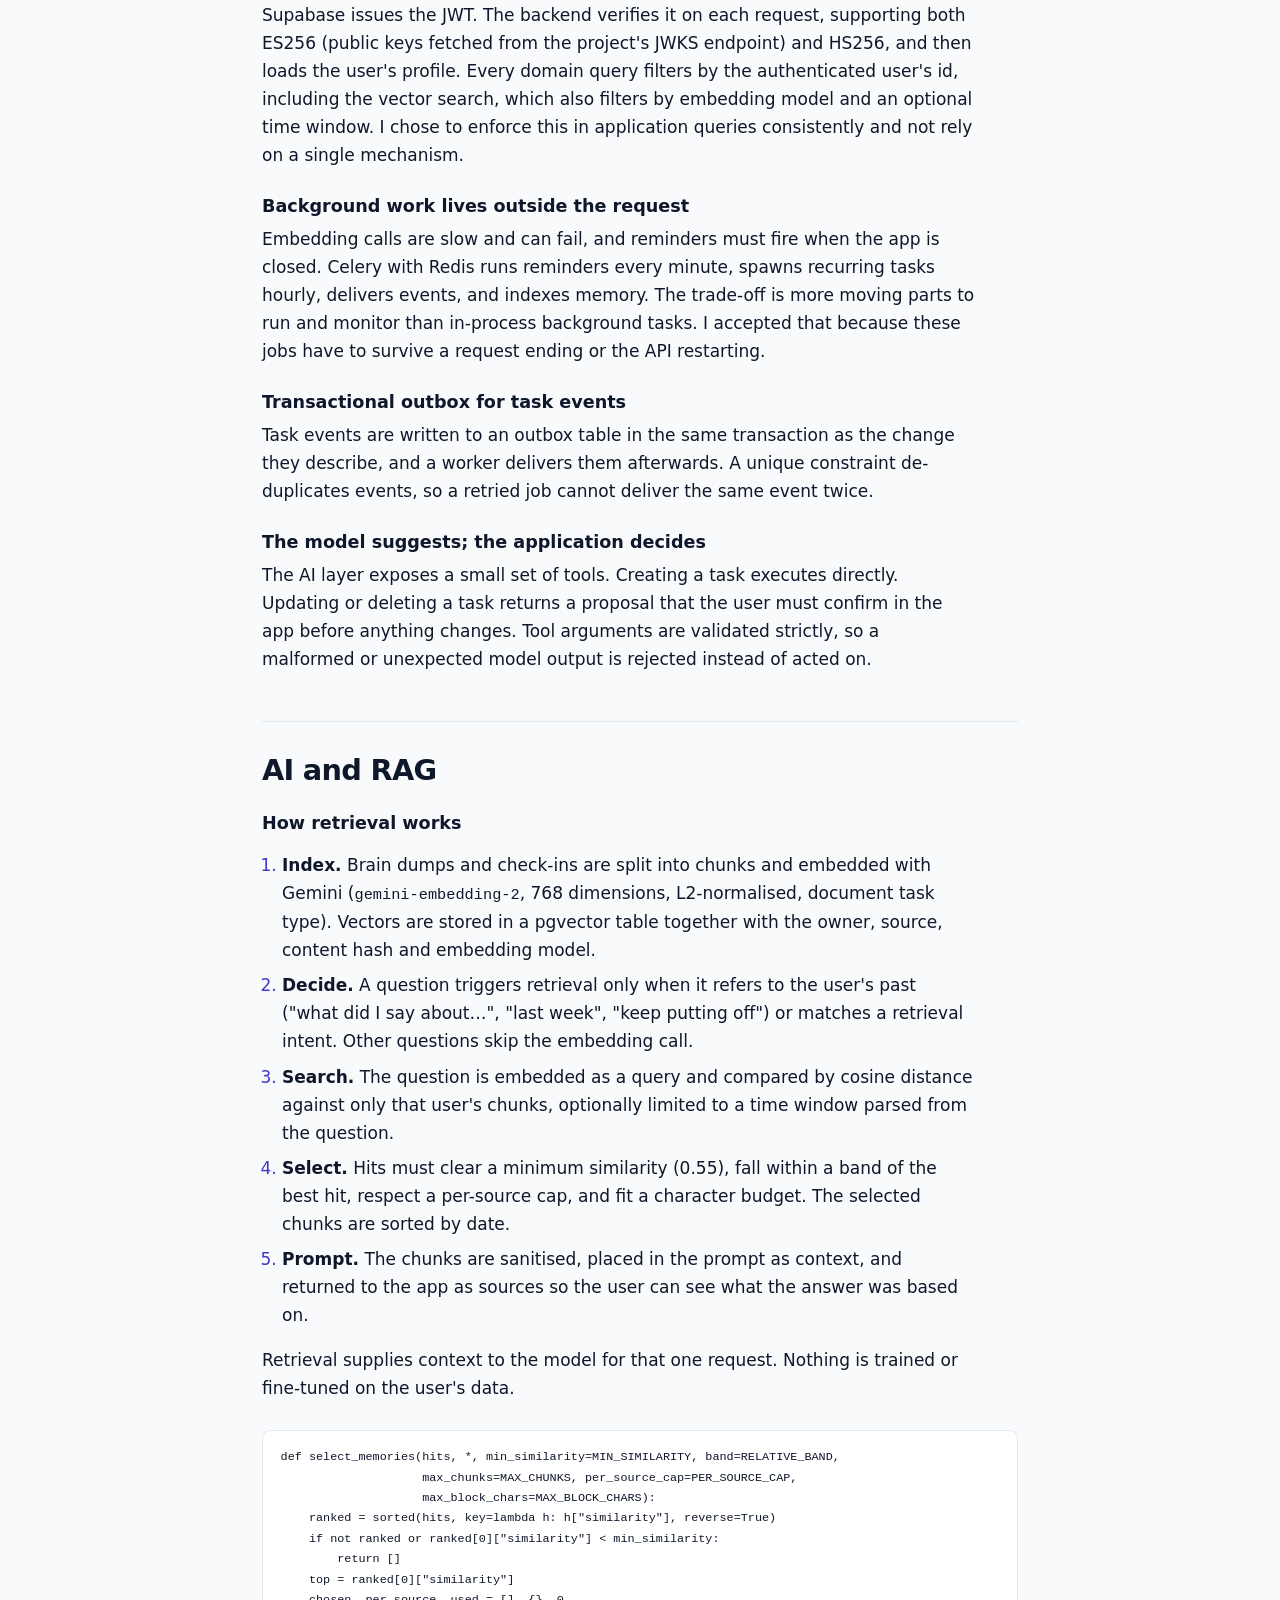
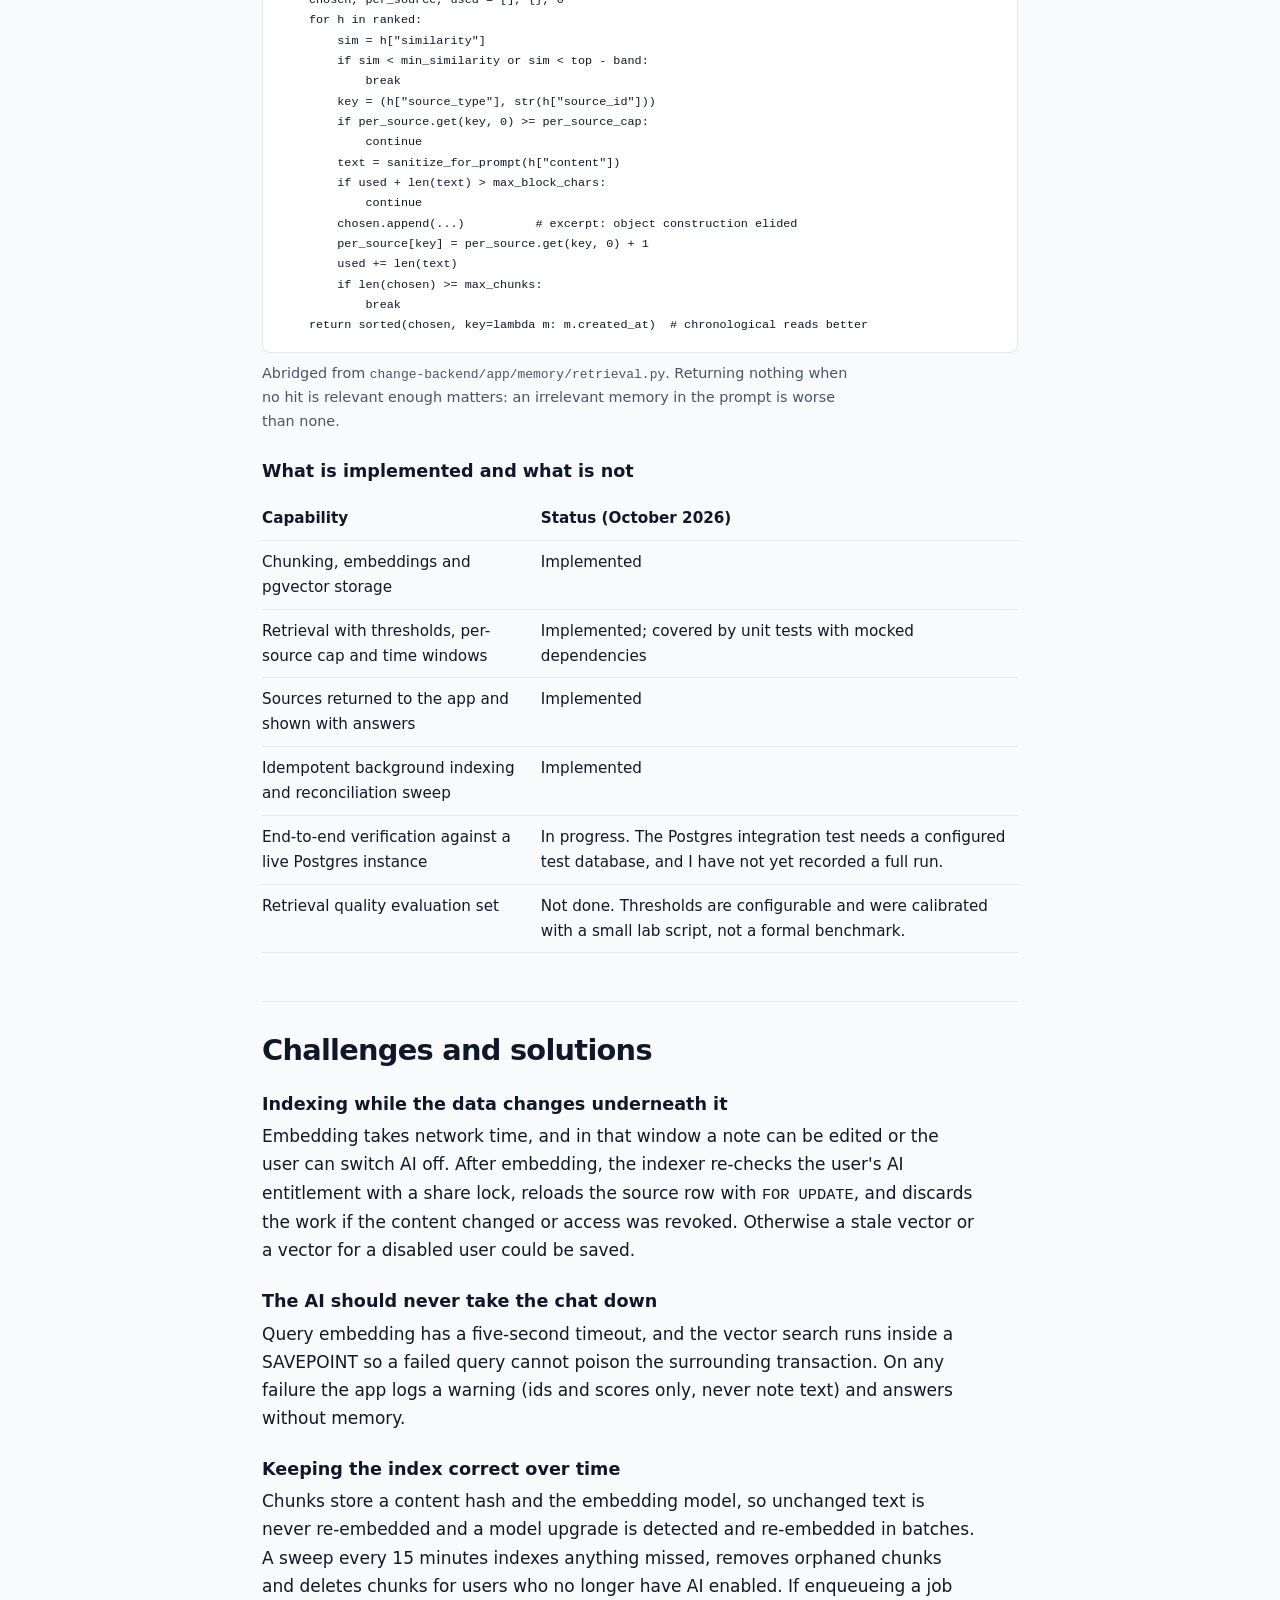
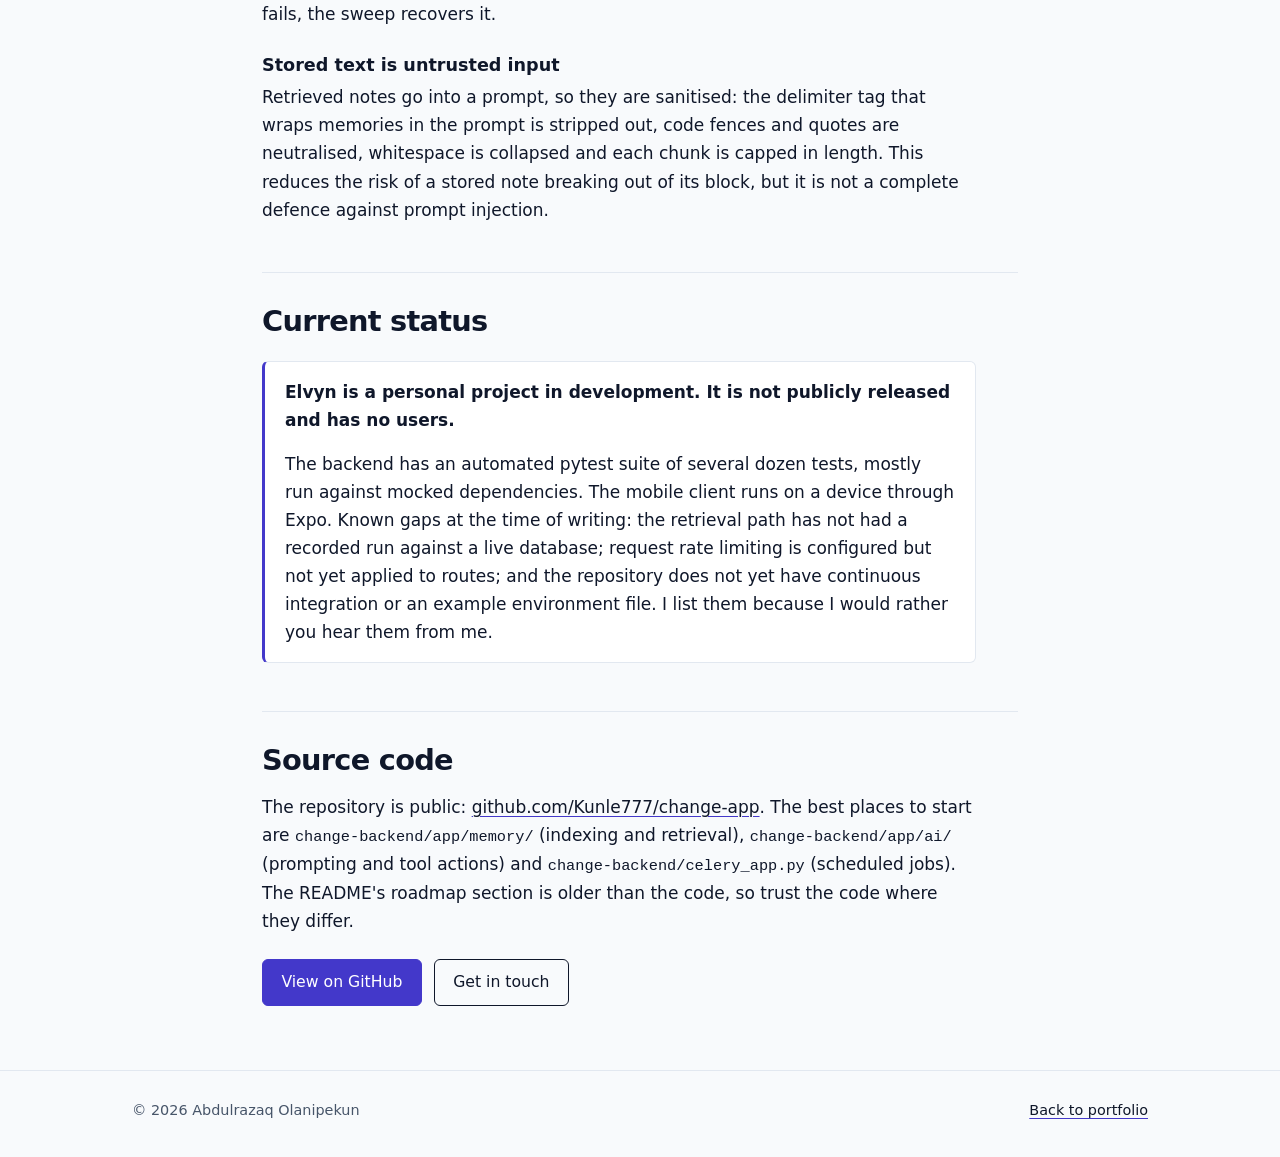
<file: elvyn/index.html>
<!DOCTYPE html>
<html lang="en">
<head>
  <meta charset="UTF-8" />
  <meta name="viewport" content="width=device-width, initial-scale=1" />
  <title>Elvyn case study — Abdulrazaq Olanipekun</title>
  <meta name="description" content="Engineering case study of Elvyn, an AI-assisted productivity app built with FastAPI, PostgreSQL and pgvector, Celery, and React Native: architecture, retrieval-augmented generation, and current status." />
  <meta name="robots" content="index, follow" />
  <link rel="canonical" href="https://kunle777.github.io/elvyn/" />

  <meta property="og:type" content="article" />
  <meta property="og:title" content="Elvyn case study — Abdulrazaq Olanipekun" />
  <meta property="og:description" content="Architecture, retrieval-augmented generation and engineering decisions behind Elvyn, a FastAPI and React Native app." />
  <meta property="og:url" content="https://kunle777.github.io/elvyn/" />
  <meta property="og:image" content="https://kunle777.github.io/assets/images/og-image.png" />
  <meta name="twitter:card" content="summary_large_image" />

  <meta name="theme-color" content="#f8fafc" media="(prefers-color-scheme: light)" />
  <meta name="theme-color" content="#0e1117" media="(prefers-color-scheme: dark)" />
  <link rel="icon" type="image/x-icon" href="../assets/favicon/favicon.ico" />
  <link rel="icon" type="image/png" sizes="32x32" href="../assets/favicon/favicon-32x32.png" />
  <link rel="apple-touch-icon" sizes="180x180" href="../assets/favicon/apple-touch-icon.png" />

  <link rel="stylesheet" href="../css/style.css" />
  <script src="../js/main.js"></script>
</head>
<body>
  <a class="skip" href="#main">Skip to content</a>

  <header class="site-header">
    <div class="wrap">
      <a class="brand" href="../">Abdulrazaq Olanipekun</a>
      <nav class="site-nav" aria-label="Primary">
        <ul>
          <li><a href="../#elvyn" aria-current="page">Elvyn</a></li>
          <li><a href="../#work">Other work</a></li>
          <li><a href="../#experience">Experience</a></li>
          <li><a href="../#contact">Contact</a></li>
        </ul>
      </nav>
    </div>
  </header>

  <main id="main" class="article">
    <div class="wrap">
      <a class="back" href="../#elvyn">← Back to portfolio</a>
      <p class="eyebrow">Engineering case study</p>
      <h1>Elvyn: an AI-assisted productivity app</h1>
      <p class="muted">A mobile app for planning tasks, capturing thoughts and reflecting on progress, with an AI coach that answers from the user's own notes and asks before it changes anything.</p>

      <dl class="facts">
        <div><dt>Status</dt><dd>Personal project, in development. Not publicly released and has no users.</dd></div>
        <div><dt>Role</dt><dd>Sole developer: backend, mobile client and AI integration.</dd></div>
        <div><dt>Stack</dt><dd>FastAPI, SQLAlchemy 2.0, Alembic, PostgreSQL (Supabase), pgvector, Celery, Redis, Gemini, React Native (Expo), TypeScript</dd></div>
        <div><dt>Source</dt><dd><a href="https://github.com/Kunle777/change-app" rel="noopener">github.com/Kunle777/change-app</a></dd></div>
      </dl>

      <aside class="glance" aria-labelledby="glance-title">
        <p class="eyebrow" id="glance-title">If you only have a minute</p>
        <ul>
          <li><a href="#ai-rag"><strong>Retrieval that stays in its lane.</strong> Vector search is filtered to one user, thresholded, and falls back to a normal answer if anything fails.</a></li>
          <li><a href="#decisions"><strong>The model suggests, the app decides.</strong> Creating a task runs directly; edits and deletes need the user's confirmation.</a></li>
          <li><a href="#challenges"><strong>Indexing that survives concurrent edits.</strong> Work is re-checked after the slow embedding call, so stale or revoked data is never saved.</a></li>
          <li><a href="#status"><strong>Honest status.</strong> A personal project in development, with the known gaps listed.</a></li>
        </ul>
      </aside>

      <h2 id="overview">Overview</h2>
      <p>Elvyn helps a person plan their day and keep track of what they are thinking. The app has tasks with reminders and recurring schedules, a calendar, a Brain Dump for quick notes (including voice capture), daily check-ins, a log of wins, and an AI screen where the user can ask questions.</p>
      <p>The interesting problem is the AI screen. A generic chatbot knows nothing about the user. Elvyn retrieves the user's own earlier notes and check-ins when a question refers to them, and gives the model that text as context. It also needs to let the model help without letting it silently change or delete the user's data.</p>
      <p>The repository is still named <code>change-app</code>, from the project's earlier working name.</p>

      <div class="phones" role="group" aria-label="Elvyn app screenshots" tabindex="0">
          <figure>
            <div class="bezel"><img src="../assets/images/elvyn-home.webp" width="720" height="1570" alt="Elvyn home screen with a daily note from Elvyn, today's progress, Brain Dump, calendar and today's tasks" loading="lazy" /></div>
            <figcaption><strong>Home.</strong> Today's progress, a daily note, quick capture and tasks.</figcaption>
          </figure>
          <figure>
            <div class="bezel"><img src="../assets/images/elvyn-ask.webp" width="720" height="1570" alt="Ask Elvyn screen with suggested questions and a note that saved entries are used only if Personal memory is on" loading="lazy" /></div>
            <figcaption><strong>Ask Elvyn.</strong> Saved entries are used only when Personal memory is on.</figcaption>
          </figure>
          <figure>
            <div class="bezel"><img src="../assets/images/elvyn-brain-dump.webp" width="720" height="1570" alt="Elvyn Brain Dump screen in dark mode with a text box, a Speak button and recent dumps marked Possible task or Converted" loading="lazy" /></div>
            <figcaption><strong>Brain Dump.</strong> Type or speak a thought; convert it to a task later.</figcaption>
          </figure>
        </div>
        <p class="swipe-hint">Swipe to see more screens</p>

      <h2 id="role">My role</h2>
      <p>I designed and built all of it: the API and database schema, authentication, background workers, the retrieval pipeline and prompt construction, the AI tool layer, and the React Native client. There is no team and no other contributor.</p>

      <h2 id="architecture">Architecture</h2>
      <figure>
        <svg class="diagram diagram-svg" viewBox="0 0 760 400" role="img" aria-labelledby="diagram-title diagram-desc">
          <title id="diagram-title">Elvyn system architecture</title>
          <desc id="diagram-desc">The mobile app signs in with Supabase Auth and calls the FastAPI backend with a JWT. The backend reads and writes PostgreSQL with pgvector and calls Gemini. It enqueues jobs in Redis, which Celery workers consume. Workers read and write PostgreSQL and call Gemini for embeddings.</desc>
          <defs>
            <marker id="arrow" viewBox="0 0 10 10" refX="9" refY="5" markerWidth="7" markerHeight="7" orient="auto-start-reverse">
              <path d="M0,0 L10,5 L0,10 z" class="head" />
            </marker>
          </defs>

          <rect class="box" x="20" y="30" width="170" height="64" rx="4" />
          <text x="105" y="58" text-anchor="middle">Supabase Auth</text>
          <text class="sub" x="105" y="78" text-anchor="middle">sign-in, issues JWT</text>

          <rect class="box" x="20" y="150" width="170" height="70" rx="4" />
          <text x="105" y="180" text-anchor="middle">Mobile app</text>
          <text class="sub" x="105" y="200" text-anchor="middle">React Native · Expo · TS</text>

          <rect class="box-accent" x="270" y="150" width="190" height="70" rx="4" />
          <text x="365" y="180" text-anchor="middle">FastAPI backend</text>
          <text class="sub" x="365" y="200" text-anchor="middle">verifies JWT · user-scoped</text>

          <rect class="box" x="570" y="150" width="170" height="70" rx="4" />
          <text x="655" y="180" text-anchor="middle">PostgreSQL</text>
          <text class="sub" x="655" y="200" text-anchor="middle">Supabase · pgvector</text>

          <rect class="box" x="270" y="30" width="190" height="64" rx="4" />
          <text x="365" y="58" text-anchor="middle">Gemini API</text>
          <text class="sub" x="365" y="78" text-anchor="middle">generation · embeddings</text>

          <rect class="box" x="270" y="300" width="190" height="70" rx="4" />
          <text x="365" y="330" text-anchor="middle">Redis</text>
          <text class="sub" x="365" y="350" text-anchor="middle">job queue (Celery broker)</text>

          <rect class="box" x="570" y="300" width="170" height="70" rx="4" />
          <text x="655" y="327" text-anchor="middle">Celery workers</text>
          <text class="sub" x="655" y="347" text-anchor="middle">index · remind · outbox</text>

          <path class="line" d="M105,94 V150" marker-end="url(#arrow)" marker-start="url(#arrow)" />
          <path class="line" d="M190,185 H270" marker-end="url(#arrow)" marker-start="url(#arrow)" />
          <path class="line" d="M460,185 H570" marker-end="url(#arrow)" marker-start="url(#arrow)" />
          <path class="line" d="M365,150 V94" marker-end="url(#arrow)" marker-start="url(#arrow)" />
          <path class="line" d="M365,220 V300" marker-end="url(#arrow)" />
          <path class="line" d="M570,335 H460" marker-end="url(#arrow)" />
          <path class="line" d="M655,300 V220" marker-end="url(#arrow)" marker-start="url(#arrow)" />
          <path class="line" d="M740,335 H750 V62 H460" marker-end="url(#arrow)" />
        </svg>
        <ol class="flow-list">
          <li><strong>Sign-in.</strong> The mobile app signs in with Supabase Auth and receives a JWT.</li>
          <li><strong>Requests.</strong> The app calls the FastAPI backend with that token. The backend verifies it and scopes every query to that user.</li>
          <li><strong>Data.</strong> FastAPI reads and writes PostgreSQL, which also stores the pgvector embeddings.</li>
          <li><strong>AI.</strong> FastAPI calls Gemini to generate answers and to embed the user's question.</li>
          <li><strong>Background jobs.</strong> FastAPI queues work in Redis. Celery workers pick it up: they embed new notes through Gemini and save the vectors to PostgreSQL, send reminders, and deliver outbox events.</li>
        </ol>
        <figcaption>The client talks only to the API. Slow or scheduled work (embedding, reminders, event delivery) runs in workers so a request never waits on it.</figcaption>
      </figure>
      <p>The backend is organised by domain rather than by layer: separate packages for users, tasks, brain dumps, check-ins, wins, memory (retrieval) and AI. Each owns its models, schemas and routes. Migrations are managed with Alembic, and the API is fully async, using SQLAlchemy 2.0's async sessions.</p>

      <h2 id="decisions">Engineering decisions</h2>

      <h3>Authentication and user-data isolation</h3>
      <p>Supabase issues the JWT. The backend verifies it on each request, supporting both ES256 (public keys fetched from the project's JWKS endpoint) and HS256, and then loads the user's profile. Every domain query filters by the authenticated user's id, including the vector search, which also filters by embedding model and an optional time window. I chose to enforce this in application queries consistently and not rely on a single mechanism.</p>

      <h3>Background work lives outside the request</h3>
      <p>Embedding calls are slow and can fail, and reminders must fire when the app is closed. Celery with Redis runs reminders every minute, spawns recurring tasks hourly, delivers events, and indexes memory. The trade-off is more moving parts to run and monitor than in-process background tasks. I accepted that because these jobs have to survive a request ending or the API restarting.</p>

      <h3>Transactional outbox for task events</h3>
      <p>Task events are written to an outbox table in the same transaction as the change they describe, and a worker delivers them afterwards. A unique constraint de-duplicates events, so a retried job cannot deliver the same event twice.</p>

      <h3>The model suggests; the application decides</h3>
      <p>The AI layer exposes a small set of tools. Creating a task executes directly. Updating or deleting a task returns a proposal that the user must confirm in the app before anything changes. Tool arguments are validated strictly, so a malformed or unexpected model output is rejected instead of acted on.</p>

      <h2 id="ai-rag">AI and RAG</h2>
      <h3>How retrieval works</h3>
      <ol>
        <li><strong>Index.</strong> Brain dumps and check-ins are split into chunks and embedded with Gemini (<code>gemini-embedding-2</code>, 768 dimensions, L2-normalised, document task type). Vectors are stored in a pgvector table together with the owner, source, content hash and embedding model.</li>
        <li><strong>Decide.</strong> A question triggers retrieval only when it refers to the user's past ("what did I say about…", "last week", "keep putting off") or matches a retrieval intent. Other questions skip the embedding call.</li>
        <li><strong>Search.</strong> The question is embedded as a query and compared by cosine distance against only that user's chunks, optionally limited to a time window parsed from the question.</li>
        <li><strong>Select.</strong> Hits must clear a minimum similarity (0.55), fall within a band of the best hit, respect a per-source cap, and fit a character budget. The selected chunks are sorted by date.</li>
        <li><strong>Prompt.</strong> The chunks are sanitised, placed in the prompt as context, and returned to the app as sources so the user can see what the answer was based on.</li>
      </ol>
      <p>Retrieval supplies context to the model for that one request. Nothing is trained or fine-tuned on the user's data.</p>

      <figure>
        <pre><code>def select_memories(hits, *, min_similarity=MIN_SIMILARITY, band=RELATIVE_BAND,
                    max_chunks=MAX_CHUNKS, per_source_cap=PER_SOURCE_CAP,
                    max_block_chars=MAX_BLOCK_CHARS):
    ranked = sorted(hits, key=lambda h: h["similarity"], reverse=True)
    if not ranked or ranked[0]["similarity"] &lt; min_similarity:
        return []
    top = ranked[0]["similarity"]
    chosen, per_source, used = [], {}, 0
    for h in ranked:
        sim = h["similarity"]
        if sim &lt; min_similarity or sim &lt; top - band:
            break
        key = (h["source_type"], str(h["source_id"]))
        if per_source.get(key, 0) &gt;= per_source_cap:
            continue
        text = sanitize_for_prompt(h["content"])
        if used + len(text) &gt; max_block_chars:
            continue
        chosen.append(...)          # excerpt: object construction elided
        per_source[key] = per_source.get(key, 0) + 1
        used += len(text)
        if len(chosen) &gt;= max_chunks:
            break
    return sorted(chosen, key=lambda m: m.created_at)  # chronological reads better</code></pre>
        <figcaption>Abridged from <code>change-backend/app/memory/retrieval.py</code>. Returning nothing when no hit is relevant enough matters: an irrelevant memory in the prompt is worse than none.</figcaption>
      </figure>

      <h3>What is implemented and what is not</h3>
      <div class="table-wrap">
        <table class="compare">
          <thead><tr><th scope="col">Capability</th><th scope="col">Status (October 2026)</th></tr></thead>
          <tbody>
            <tr><td>Chunking, embeddings and pgvector storage</td><td>Implemented</td></tr>
            <tr><td>Retrieval with thresholds, per-source cap and time windows</td><td>Implemented; covered by unit tests with mocked dependencies</td></tr>
            <tr><td>Sources returned to the app and shown with answers</td><td>Implemented</td></tr>
            <tr><td>Idempotent background indexing and reconciliation sweep</td><td>Implemented</td></tr>
            <tr><td>End-to-end verification against a live Postgres instance</td><td>In progress. The Postgres integration test needs a configured test database, and I have not yet recorded a full run.</td></tr>
            <tr><td>Retrieval quality evaluation set</td><td>Not done. Thresholds are configurable and were calibrated with a small lab script, not a formal benchmark.</td></tr>
          </tbody>
        </table>
      </div>

      <h2 id="challenges">Challenges and solutions</h2>
      <h3>Indexing while the data changes underneath it</h3>
      <p>Embedding takes network time, and in that window a note can be edited or the user can switch AI off. After embedding, the indexer re-checks the user's AI entitlement with a share lock, reloads the source row with <code>FOR UPDATE</code>, and discards the work if the content changed or access was revoked. Otherwise a stale vector or a vector for a disabled user could be saved.</p>

      <h3>The AI should never take the chat down</h3>
      <p>Query embedding has a five-second timeout, and the vector search runs inside a SAVEPOINT so a failed query cannot poison the surrounding transaction. On any failure the app logs a warning (ids and scores only, never note text) and answers without memory.</p>

      <h3>Keeping the index correct over time</h3>
      <p>Chunks store a content hash and the embedding model, so unchanged text is never re-embedded and a model upgrade is detected and re-embedded in batches. A sweep every 15 minutes indexes anything missed, removes orphaned chunks and deletes chunks for users who no longer have AI enabled. If enqueueing a job fails, the sweep recovers it.</p>

      <h3>Stored text is untrusted input</h3>
      <p>Retrieved notes go into a prompt, so they are sanitised: the delimiter tag that wraps memories in the prompt is stripped out, code fences and quotes are neutralised, whitespace is collapsed and each chunk is capped in length. This reduces the risk of a stored note breaking out of its block, but it is not a complete defence against prompt injection.</p>

      <h2 id="status">Current status</h2>
      <div class="callout">
        <p><strong>Elvyn is a personal project in development. It is not publicly released and has no users.</strong></p>
        <p>The backend has an automated pytest suite of several dozen tests, mostly run against mocked dependencies. The mobile client runs on a device through Expo. Known gaps at the time of writing: the retrieval path has not had a recorded run against a live database; request rate limiting is configured but not yet applied to routes; and the repository does not yet have continuous integration or an example environment file. I list them because I would rather you hear them from me.</p>
      </div>

      <h2 id="source">Source code</h2>
      <p>The repository is public: <a href="https://github.com/Kunle777/change-app" rel="noopener">github.com/Kunle777/change-app</a>. The best places to start are <code>change-backend/app/memory/</code> (indexing and retrieval), <code>change-backend/app/ai/</code> (prompting and tool actions) and <code>change-backend/celery_app.py</code> (scheduled jobs). The README's roadmap section is older than the code, so trust the code where they differ.</p>
      <p class="actions">
        <a class="btn btn-primary" href="https://github.com/Kunle777/change-app" rel="noopener">View on GitHub</a>
        <a class="btn btn-secondary" href="../#contact">Get in touch</a>
      </p>
    </div>
  </main>

  <footer class="site-footer">
    <div class="wrap">
      <p>© 2026 Abdulrazaq Olanipekun</p>
      <p><a href="../">Back to portfolio</a></p>
    </div>
  </footer>
</body>
</html>
</file>
<file: css/style.css>
/* Abdulrazaq Olanipekun — portfolio
   One stylesheet shared by index.html and elvyn/index.html. */


:root {
  --bg: #f8fafc;
  --surface: #ffffff;
  --ink: #0f172a;
  --muted: #475569;
  --rule: #e2e8f0;
  --accent: #4338ca;
  --on-ink: #f8fafc;
  --focus: #4338ca;
  --tint: #eef2f7;
  --tint-accent: #eceeff;

  --display: system-ui, -apple-system, "Segoe UI", Roboto, Arial, sans-serif;
  --sans: system-ui, -apple-system, "Segoe UI", Roboto, Arial, sans-serif;
  --mono: ui-monospace, "SFMono-Regular", Menlo, Consolas, monospace;

  --measure: 66ch;
  --wrap: 1080px;
  --gutter: clamp(1rem, 4vw, 2rem);
}

@media (prefers-color-scheme: dark) {
  :root:not([data-theme="light"]) {
    --bg: #0e1117;
    --surface: #151a23;
    --ink: #e8eaf0;
    --muted: #9aa3b2;
    --rule: #262c38;
    --accent: #9aa1ff;
    --on-ink: #0e1117;
    --focus: #9aa1ff;
    --tint: #121721;
    --tint-accent: #171a2e;
  }
}

*, *::before, *::after { box-sizing: border-box; }

html {
  scroll-behavior: smooth;
  -webkit-text-size-adjust: 100%;
}

body {
  margin: 0;
  background: var(--bg);
  color: var(--ink);
  font-family: var(--sans);
  font-size: 1.0625rem;
  line-height: 1.65;
  font-feature-settings: "ss01" 0;
  -webkit-font-smoothing: antialiased;
}

img { max-width: 100%; height: auto; display: block; }

a {
  color: var(--ink);
  text-decoration-color: var(--accent);
  text-decoration-thickness: 1px;
  text-underline-offset: 0.2em;
}
a:hover { color: var(--accent); }

:focus-visible {
  outline: 2px solid var(--focus);
  outline-offset: 3px;
  border-radius: 2px;
}

.wrap {
  max-width: var(--wrap);
  margin: 0 auto;
  padding: 0 var(--gutter);
}

.skip {
  position: absolute;
  left: var(--gutter);
  top: -4rem;
  background: var(--ink);
  color: var(--on-ink);
  padding: 0.6rem 1rem;
  z-index: 10;
}
.skip:focus { top: 0.75rem; color: var(--on-ink); }

/* ---------- Header ---------- */
.site-header {
  border-bottom: 1px solid var(--rule);
}
.site-header .wrap {
  display: flex;
  flex-wrap: wrap;
  align-items: center;
  justify-content: space-between;
  gap: 0.5rem 1.5rem;
  padding-top: 1rem;
  padding-bottom: 1rem;
}
.brand {
  font-family: var(--display);
  font-weight: 700;
  font-size: 1.15rem;
  text-decoration: none;
}
.site-nav ul {
  display: flex;
  flex-wrap: wrap;
  gap: 0.25rem 1.5rem;
  list-style: none;
  margin: 0;
  padding: 0;
  font-size: 0.95rem;
}
.site-nav a { text-decoration: none; color: var(--muted); padding: 0.35rem 0; display: inline-block; }
.site-nav a:hover, .site-nav a[aria-current="page"] { color: var(--ink); }

/* ---------- Type ---------- */
h1, h2, h3 {
  font-family: var(--display);
  font-weight: 700;
  line-height: 1.12;
  letter-spacing: -0.025em;
  margin: 0;
}
h1 { font-size: clamp(2.4rem, 6vw, 3.9rem); }
h2 { font-size: clamp(1.7rem, 3.4vw, 2.3rem); }
h3 { font-size: 1.3rem; }

p { margin: 0 0 1rem; max-width: var(--measure); }

.eyebrow {
  font-family: var(--mono);
  font-size: 0.8rem;
  letter-spacing: 0.06em;
  text-transform: uppercase;
  color: var(--accent);
  margin: 0 0 0.75rem;
}
.muted { color: var(--muted); }
.mono { font-family: var(--mono); font-size: 0.85rem; }

/* ---------- Hero ---------- */
.hero { padding: clamp(2.5rem, 7vw, 5rem) 0 clamp(2.5rem, 6vw, 4rem); }
.hero-grid {
  display: grid;
  grid-template-columns: 1fr;
  gap: 2rem;
  align-items: center;
}
.hero .role {
  font-family: var(--display);
  font-size: clamp(1.2rem, 2.6vw, 1.6rem);
  color: var(--accent);
  margin: 0.75rem 0 1.25rem;
}
.hero .lede { font-size: 1.15rem; color: var(--ink); }
.hero .portrait {
  width: min(240px, 60vw);
  aspect-ratio: 1;
  object-fit: cover;
  border-radius: 8px;
  border: 1px solid var(--rule);
}
.availability {
  font-family: var(--mono);
  font-size: 0.82rem;
  color: var(--muted);
  margin: 1.5rem 0 0;
  padding-left: 0.9rem;
  border-left: 2px solid var(--accent);
  max-width: none;
}
.actions { display: flex; flex-wrap: wrap; gap: 0.75rem; margin: 1.5rem 0 1rem; }
.btn {
  display: inline-block;
  padding: 0.7rem 1.15rem;
  border: 1px solid var(--ink);
  border-radius: 6px;
  font-weight: 500;
  font-size: 0.98rem;
  text-decoration: none;
  line-height: 1.2;
}
.btn-primary { background: var(--accent); border-color: var(--accent); color: #fff; }
.btn-primary:hover { background: var(--ink); border-color: var(--ink); color: var(--on-ink); }
.btn-secondary { background: transparent; color: var(--ink); }
.btn-secondary:hover { border-color: var(--accent); color: var(--accent); background: transparent; }
.social { display: flex; gap: 1.25rem; font-size: 0.95rem; margin: 0; }

@media (min-width: 760px) {
  .hero-grid { grid-template-columns: 1fr 240px; gap: 3.5rem; }
}

/* ---------- Sections ---------- */
section { padding: clamp(2.5rem, 6vw, 4.25rem) 0; border-top: 1px solid var(--rule); }
.section-head { margin-bottom: 2rem; }
.section-head p { color: var(--muted); margin-top: 0.75rem; }

/* Section bands */
#elvyn { background: var(--tint-accent); }
#skills, #about { background: var(--tint); }

/* ---------- Flagship ---------- */
.flagship {
  display: grid;
  gap: 2rem;
  grid-template-columns: 1fr;
}
.logo-frame {
  background: #f6f8fb;
  border: 1px solid var(--rule);
  border-radius: 8px;
  padding: 1.25rem;
  display: flex;
  align-items: center;
  justify-content: center;
}
.logo-frame img { width: min(100%, 360px); }
.status {
  display: inline-block;
  font-family: var(--mono);
  font-size: 0.78rem;
  letter-spacing: 0.03em;
  border: 1px solid var(--rule);
  border-radius: 999px;
  padding: 0.15rem 0.7rem;
  color: var(--muted);
  margin-bottom: 0.9rem;
}
.flagship h3 { font-size: clamp(1.4rem, 3vw, 1.8rem); margin-bottom: 0.75rem; }
.points { margin: 1.25rem 0; padding-left: 1.1rem; max-width: var(--measure); }
.points li { margin-bottom: 0.6rem; padding-left: 0.2rem; }
.points li::marker { color: var(--accent); }
.stack { font-family: var(--mono); font-size: 0.82rem; color: var(--muted); max-width: var(--measure); }

@media (min-width: 860px) {
  .flagship { grid-template-columns: 340px 1fr; gap: 3rem; align-items: start; }
}

/* ---------- Featured project: RepoRescue ---------- */
.showcase { display: grid; gap: 2rem; grid-template-columns: 1fr; }
.showcase h3 { font-size: clamp(1.4rem, 3vw, 1.8rem); margin-bottom: 0.75rem; }
.fact-card {
  margin: 0;
  background: var(--surface);
  border: 1px solid var(--rule);
  border-left: 3px solid var(--accent);
  border-radius: 8px;
  padding: 0.5rem 1.25rem;
  align-self: start;
}
.fact-card div { padding: 0.8rem 0; border-top: 1px solid var(--rule); }
.fact-card div:first-child { border-top: 0; }
.fact-card dt { font-family: var(--mono); font-size: 0.78rem; letter-spacing: 0.05em; text-transform: uppercase; color: var(--muted); }
.fact-card dd { margin: 0.2rem 0 0; }
.showcase-figure { margin-top: 2.5rem; }
.shot-main { margin: 2.5rem 0 0; }
.shot-main img, .shots img { border: 1px solid var(--rule); border-radius: 8px; width: 100%; }
.shots { display: grid; gap: 0 2rem; grid-template-columns: 1fr; }
@media (min-width: 760px) { .shots { grid-template-columns: 1fr 1fr; align-items: start; } }
@media (min-width: 860px) {
  .showcase { grid-template-columns: 1.6fr 1fr; gap: 3rem; align-items: start; }
}

/* ---------- Elvyn app screenshots ---------- */
.phones {
  display: grid;
  grid-template-columns: repeat(3, minmax(0, 260px));
  justify-content: center;
  gap: 2.5rem;
  margin: 2.5rem 0 0;
  padding: 2.25rem 1.5rem 1.75rem;
  background: var(--surface);
  border: 1px solid var(--rule);
  border-radius: 16px;
}
.phones figure { margin: 0; }
.bezel {
  background: #0b0d14;
  padding: 7px;
  border-radius: 34px;
  box-shadow: 0 16px 32px rgba(15, 23, 42, 0.22), 0 2px 6px rgba(15, 23, 42, 0.18);
}
.phones img { width: 100%; height: auto; border-radius: 27px; border: 0; }
.phones figcaption { font-size: 0.9rem; color: var(--muted); margin: 1.1rem auto 0; text-align: center; max-width: 24ch; }
.swipe-hint { display: none; }
.article .phones { background: var(--tint-accent); margin: 2rem 0 0; }

@media (max-width: 699px) {
  /* Keep the same three-across arrangement as on wide screens, scaled down. */
  .phones {
    grid-template-columns: repeat(3, minmax(0, 1fr));
    gap: 0.7rem;
    padding: 1.25rem 0.8rem 1rem;
    border-radius: 12px;
  }
  .bezel { padding: 4px; border-radius: 18px; box-shadow: 0 8px 16px rgba(15, 23, 42, 0.2); }
  .phones img { border-radius: 14px; }
  /* Under each phone show just its title; the longer caption is for wide screens. */
  .phones figcaption { font-size: 0; margin-top: 0.7rem; max-width: none; }
  .phones figcaption strong { font-size: 0.72rem; font-weight: 600; color: var(--ink); display: block; }
  .swipe-hint { display: none; }
}
@media (min-width: 860px) {
  .flagship .logo-frame { position: sticky; top: 1.5rem; }
}

/* ---------- Secondary work ---------- */
.work-grid { display: grid; gap: 2.5rem; grid-template-columns: 1fr; }
.work-item { border-top: 1px solid var(--rule); padding-top: 1.25rem; }
.work-item img { border: 1px solid var(--rule); border-radius: 8px; margin-bottom: 1.1rem; }
.work-item h3 { margin-bottom: 0.5rem; }
.work-item .links { margin-top: 0.75rem; font-size: 0.95rem; }
.more { margin-top: 2rem; color: var(--muted); }
@media (min-width: 860px) { .work-grid { grid-template-columns: 1fr 1fr; gap: 3rem; } }

/* ---------- Skills ---------- */
.skills { display: grid; gap: 0; margin: 0; }
.skills div { display: grid; gap: 0.15rem 2rem; grid-template-columns: 1fr; padding: 0.9rem 0; border-top: 1px solid var(--rule); }
.skills div:first-child { border-top: 0; padding-top: 0; }
.skills dt { font-weight: 600; }
.skills dd { margin: 0; color: var(--muted); }
@media (min-width: 760px) { .skills div { grid-template-columns: 220px 1fr; } }

/* ---------- Experience ---------- */
.role-list { list-style: none; margin: 0; padding: 0; }
.role-list > li { padding: 1.4rem 0; border-top: 1px solid var(--rule); display: grid; gap: 0.35rem 2rem; grid-template-columns: 1fr; }
.role-list > li:first-child { border-top: 0; padding-top: 0; }
.role-list .when { font-family: var(--mono); font-size: 0.82rem; color: var(--muted); }
.role-list h3 { font-size: 1.15rem; font-family: var(--sans); font-weight: 600; letter-spacing: 0; }
.role-list ul { margin: 0.5rem 0 0; padding-left: 1.1rem; color: var(--ink); max-width: var(--measure); }
.role-list ul li { margin-bottom: 0.35rem; }
.role-list ul li::marker { color: var(--accent); }
.role-list .note { color: var(--muted); font-size: 0.95rem; margin: 0.15rem 0 0; }
@media (min-width: 760px) { .role-list > li { grid-template-columns: 220px 1fr; } }

/* ---------- About / contact ---------- */
.two-col { display: grid; gap: 2rem; grid-template-columns: 1fr; }
@media (min-width: 860px) { .two-col { grid-template-columns: 1.4fr 1fr; gap: 4rem; } }
.plain-list { list-style: none; padding: 0; margin: 0; }
.plain-list li { padding: 0.35rem 0; }
.contact-list { list-style: none; padding: 0; margin: 1.25rem 0 0; display: grid; gap: 0.5rem; }
.contact-list span { display: inline-block; min-width: 5.5rem; color: var(--muted); font-size: 0.9rem; }

/* ---------- Footer ---------- */
.site-footer { border-top: 1px solid var(--rule); padding: 1.75rem 0 2.5rem; color: var(--muted); font-size: 0.9rem; }
.site-footer .wrap { display: flex; flex-wrap: wrap; justify-content: space-between; gap: 0.5rem 2rem; }
.site-footer p { margin: 0; max-width: none; }

/* ---------- Case study ---------- */
.article { padding: clamp(2rem, 5vw, 3.5rem) 0 3rem; }
.article .wrap { max-width: 820px; }
.article h1 { font-size: clamp(2rem, 5vw, 3rem); margin-bottom: 1rem; }
.article h2 { font-size: clamp(1.4rem, 3vw, 1.8rem); margin: 3rem 0 1rem; padding-top: 2rem; border-top: 1px solid var(--rule); }
.article h3 { font-size: 1.1rem; font-family: var(--sans); font-weight: 600; margin: 1.75rem 0 0.5rem; letter-spacing: 0; }
.article ul, .article ol { max-width: var(--measure); padding-left: 1.25rem; }
.article li { margin-bottom: 0.45rem; }
.article li::marker { color: var(--accent); }
.back { font-size: 0.92rem; display: inline-block; margin-bottom: 1.25rem; }
.facts { display: grid; grid-template-columns: 1fr; gap: 0.5rem 2rem; margin: 1.5rem 0 0; padding: 1rem 0; border-top: 1px solid var(--rule); border-bottom: 1px solid var(--rule); }
.facts div { display: grid; grid-template-columns: 7rem 1fr; gap: 1rem; }
.facts dt { font-family: var(--mono); font-size: 0.8rem; color: var(--muted); text-transform: uppercase; letter-spacing: 0.05em; padding-top: 0.2rem; }
.facts dd { margin: 0; }
.callout {
  background: var(--surface);
  border: 1px solid var(--rule);
  border-left: 3px solid var(--accent);
  border-radius: 6px;
  padding: 1rem 1.25rem;
  margin: 1.5rem 0;
  max-width: var(--measure);
}
.callout p:last-child { margin-bottom: 0; }
figure { margin: 1.75rem 0; }
figcaption { font-size: 0.9rem; color: var(--muted); margin-top: 0.6rem; max-width: var(--measure); }
.diagram { width: 100%; height: auto; background: var(--surface); border: 1px solid var(--rule); border-radius: 8px; }
.diagram text { font-family: var(--sans); fill: var(--ink); font-size: 14px; }
.diagram .sub { fill: var(--muted); font-size: 12px; }
.diagram .box { fill: var(--bg); stroke: var(--muted); stroke-width: 1.25; }
.diagram .box-accent { fill: var(--bg); stroke: var(--accent); stroke-width: 1.75; }
.diagram .line { stroke: var(--muted); stroke-width: 1.25; fill: none; }
.diagram .head { fill: var(--muted); }
pre {
  background: var(--surface);
  border: 1px solid var(--rule);
  border-radius: 8px;
  padding: 1rem 1.1rem;
  overflow-x: auto;
  font-family: var(--mono);
  font-size: 0.82rem;
  line-height: 1.55;
  margin: 0;
}
code { font-family: var(--mono); font-size: 0.9em; }
.table-wrap { overflow-x: auto; margin: 1rem 0; }
table.compare { border-collapse: collapse; width: 100%; font-size: 0.95rem; min-width: 520px; }
table.compare th, table.compare td { text-align: left; padding: 0.55rem 0.75rem 0.55rem 0; border-bottom: 1px solid var(--rule); vertical-align: top; }
table.compare th { font-weight: 600; }

/* ---------- Motion ---------- */
a, .btn { transition: color 0.15s ease, background-color 0.15s ease, border-color 0.15s ease; }
@media (prefers-reduced-motion: reduce) {
  html { scroll-behavior: auto; }
  *, *::before, *::after { transition: none !important; animation: none !important; }
}

@media print {
  .site-header, .skip, .actions { display: none; }
  body { background: #fff; color: #000; }
}


/* ---------- Case study: summary and responsive diagram ---------- */
.glance {
  background: var(--tint-accent);
  border: 1px solid var(--rule);
  border-left: 4px solid var(--accent);
  border-radius: 8px;
  padding: 1.25rem 1.4rem 1.1rem;
  margin: 2rem 0 0;
}
.glance .eyebrow { margin-bottom: 0.9rem; }
.glance ul { list-style: none; margin: 0; padding: 0; max-width: none; display: grid; gap: 0.9rem; }
.glance li { margin: 0; }
.glance a { display: block; text-decoration: none; color: var(--ink); line-height: 1.5; }
.glance a strong { color: var(--accent); display: block; }
.glance a:hover strong { text-decoration: underline; }

.flow-list { display: none; margin: 0; padding-left: 1.25rem; }
.flow-list li { margin-bottom: 0.7rem; }
.diagram-svg { display: block; }
@media (max-width: 719px) {
  .diagram-svg { display: none; }
  .flow-list { display: block; }
  .glance { padding: 1.1rem 1.1rem 1rem; }
  .facts div { grid-template-columns: 1fr; gap: 0.1rem; }
  .site-nav a { padding: 0.55rem 0; }
  .btn { padding: 0.85rem 1.1rem; }
  .actions .btn { flex: 1 1 auto; text-align: center; }
  .article h2 { margin-top: 2.25rem; padding-top: 1.5rem; }
}
.btn { padding: 0.8rem 1.15rem; }


/* ---------- Motion and polish ---------- */
/* Cross-page fade between the portfolio and the case study (Chromium). */
@view-transition { navigation: auto; }
@media (prefers-reduced-motion: reduce) { @view-transition { navigation: none; } }

/* Scroll reveal. The .js class is only set when motion is allowed and
   JavaScript runs, so nothing is ever hidden without it. */
.js .reveal {
  opacity: 0;
  transform: translateY(18px);
  transition: opacity 0.7s cubic-bezier(0.2, 0.7, 0.2, 1), transform 0.7s cubic-bezier(0.2, 0.7, 0.2, 1);
  transition-delay: var(--d, 0ms);
}
.js .reveal.in { opacity: 1; transform: none; }

/* Hero entrance (CSS only). */
@media (prefers-reduced-motion: no-preference) {
  .hero-grid > div > * { animation: rise 0.8s cubic-bezier(0.2, 0.7, 0.2, 1) both; }
  .hero-grid > div > :nth-child(1) { animation-delay: 0.05s; }
  .hero-grid > div > :nth-child(2) { animation-delay: 0.15s; }
  .hero-grid > div > :nth-child(3) { animation-delay: 0.25s; }
  .hero-grid > div > :nth-child(4) { animation-delay: 0.35s; }
  .hero-grid > div > :nth-child(5) { animation-delay: 0.45s; }
  .hero-grid > div > :nth-child(6) { animation-delay: 0.55s; }
  .hero .portrait { animation: pop 0.9s 0.2s cubic-bezier(0.2, 0.7, 0.2, 1) both; }
}
@keyframes rise { from { opacity: 0; transform: translateY(16px); } to { opacity: 1; transform: none; } }
@keyframes pop { from { opacity: 0; transform: translateY(12px) scale(0.94); } to { opacity: 1; transform: none; } }

/* Sticky header with a soft blur on wider screens. */
.site-header.scrolled { box-shadow: 0 6px 20px rgba(15, 23, 42, 0.08); }
@media (min-width: 760px) {
  html { scroll-padding-top: 4.5rem; }
  .site-header {
    position: sticky;
    top: 0;
    z-index: 20;
    background: color-mix(in srgb, var(--bg) 86%, transparent);
    -webkit-backdrop-filter: saturate(1.4) blur(10px);
    backdrop-filter: saturate(1.4) blur(10px);
    transition: box-shadow 0.25s ease;
  }
}

/* Scroll progress bar. */
.progress {
  position: fixed;
  top: 0;
  left: 0;
  width: 100%;
  height: 3px;
  background: var(--accent);
  transform: scaleX(0);
  transform-origin: left;
  z-index: 30;
  pointer-events: none;
}

/* Nav underline that grows in, and marks the current section. */
.site-nav a { position: relative; }
.site-nav a::after {
  content: "";
  position: absolute;
  left: 0;
  right: 0;
  bottom: 0;
  height: 2px;
  background: var(--accent);
  transform: scaleX(0);
  transform-origin: left;
  transition: transform 0.25s ease;
}
.site-nav a:hover::after, .site-nav a.active::after { transform: scaleX(1); }
.site-nav a.active { color: var(--ink); }

/* Buttons lift on hover. */
.btn {
  transition: color 0.15s ease, background-color 0.15s ease, border-color 0.15s ease,
              transform 0.18s ease, box-shadow 0.18s ease;
}
.btn:hover { transform: translateY(-2px); box-shadow: 0 8px 18px rgba(67, 56, 202, 0.2); }
.btn:active { transform: translateY(0); box-shadow: none; }

/* Phones and cards respond to hover (pointer devices only). */
.bezel { transition: transform 0.35s cubic-bezier(0.2, 0.7, 0.2, 1), box-shadow 0.35s ease; }
.work-item, .fact-card, .logo-frame { transition: border-color 0.25s ease, box-shadow 0.25s ease, transform 0.25s ease; }
@media (hover: hover) {
  .phones figure:hover .bezel {
    transform: translateY(-8px) scale(1.02);
    box-shadow: 0 26px 46px rgba(15, 23, 42, 0.28), 0 4px 10px rgba(15, 23, 42, 0.18);
  }
  .work-item:hover { border-top-color: var(--accent); }
  .fact-card:hover { box-shadow: 0 10px 26px rgba(15, 23, 42, 0.08); }
}


/* ---------- Experience badge (hero) ---------- */
.exp-badge {
  display: inline-block;
  margin: 0 0 1.25rem;
  padding: 0.35rem 0.85rem;
  border: 1px solid var(--rule);
  border-left: 3px solid var(--accent);
  border-radius: 6px;
  background: var(--surface);
  font-size: 0.98rem;
  color: var(--muted);
  max-width: none;
}
.exp-badge strong { color: var(--accent); font-weight: 700; }
@media (prefers-reduced-motion: no-preference) {
  .hero-grid > div > :nth-child(7) { animation-delay: 0.65s; }
}
</file>
